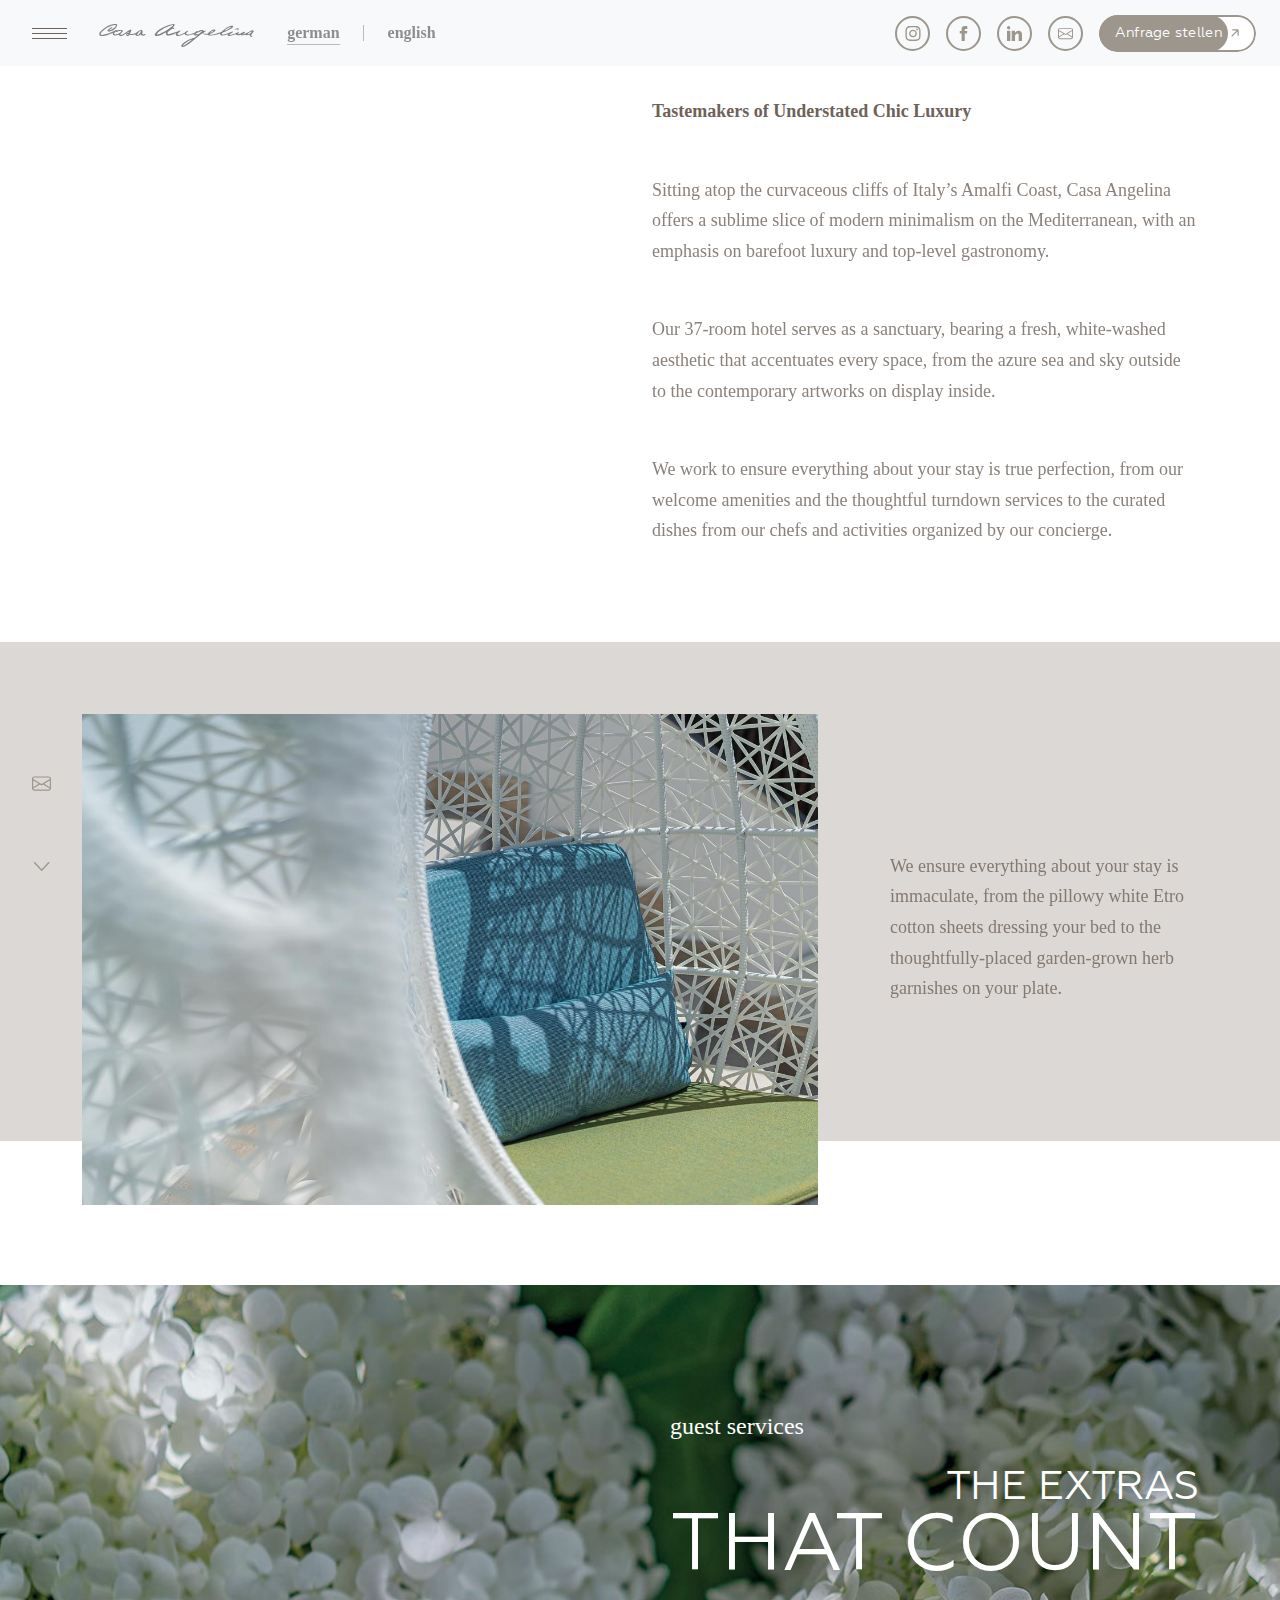
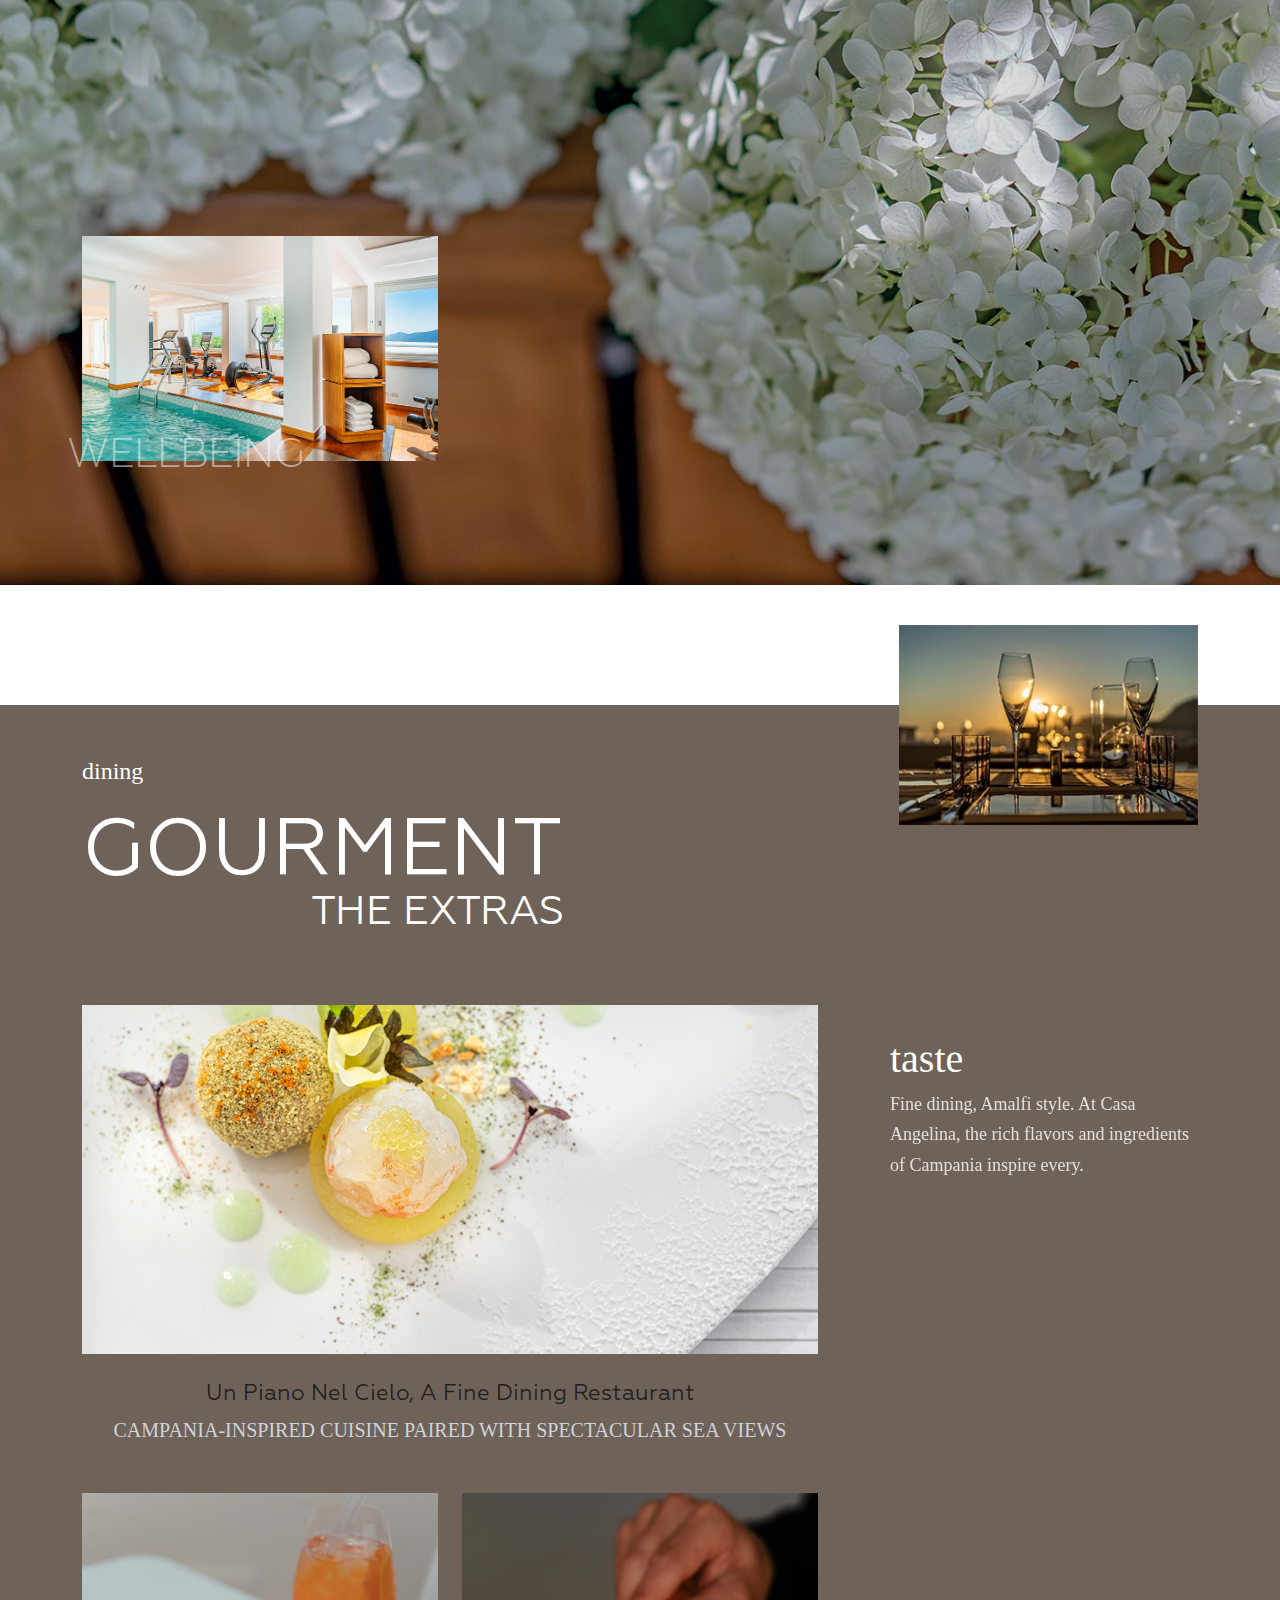
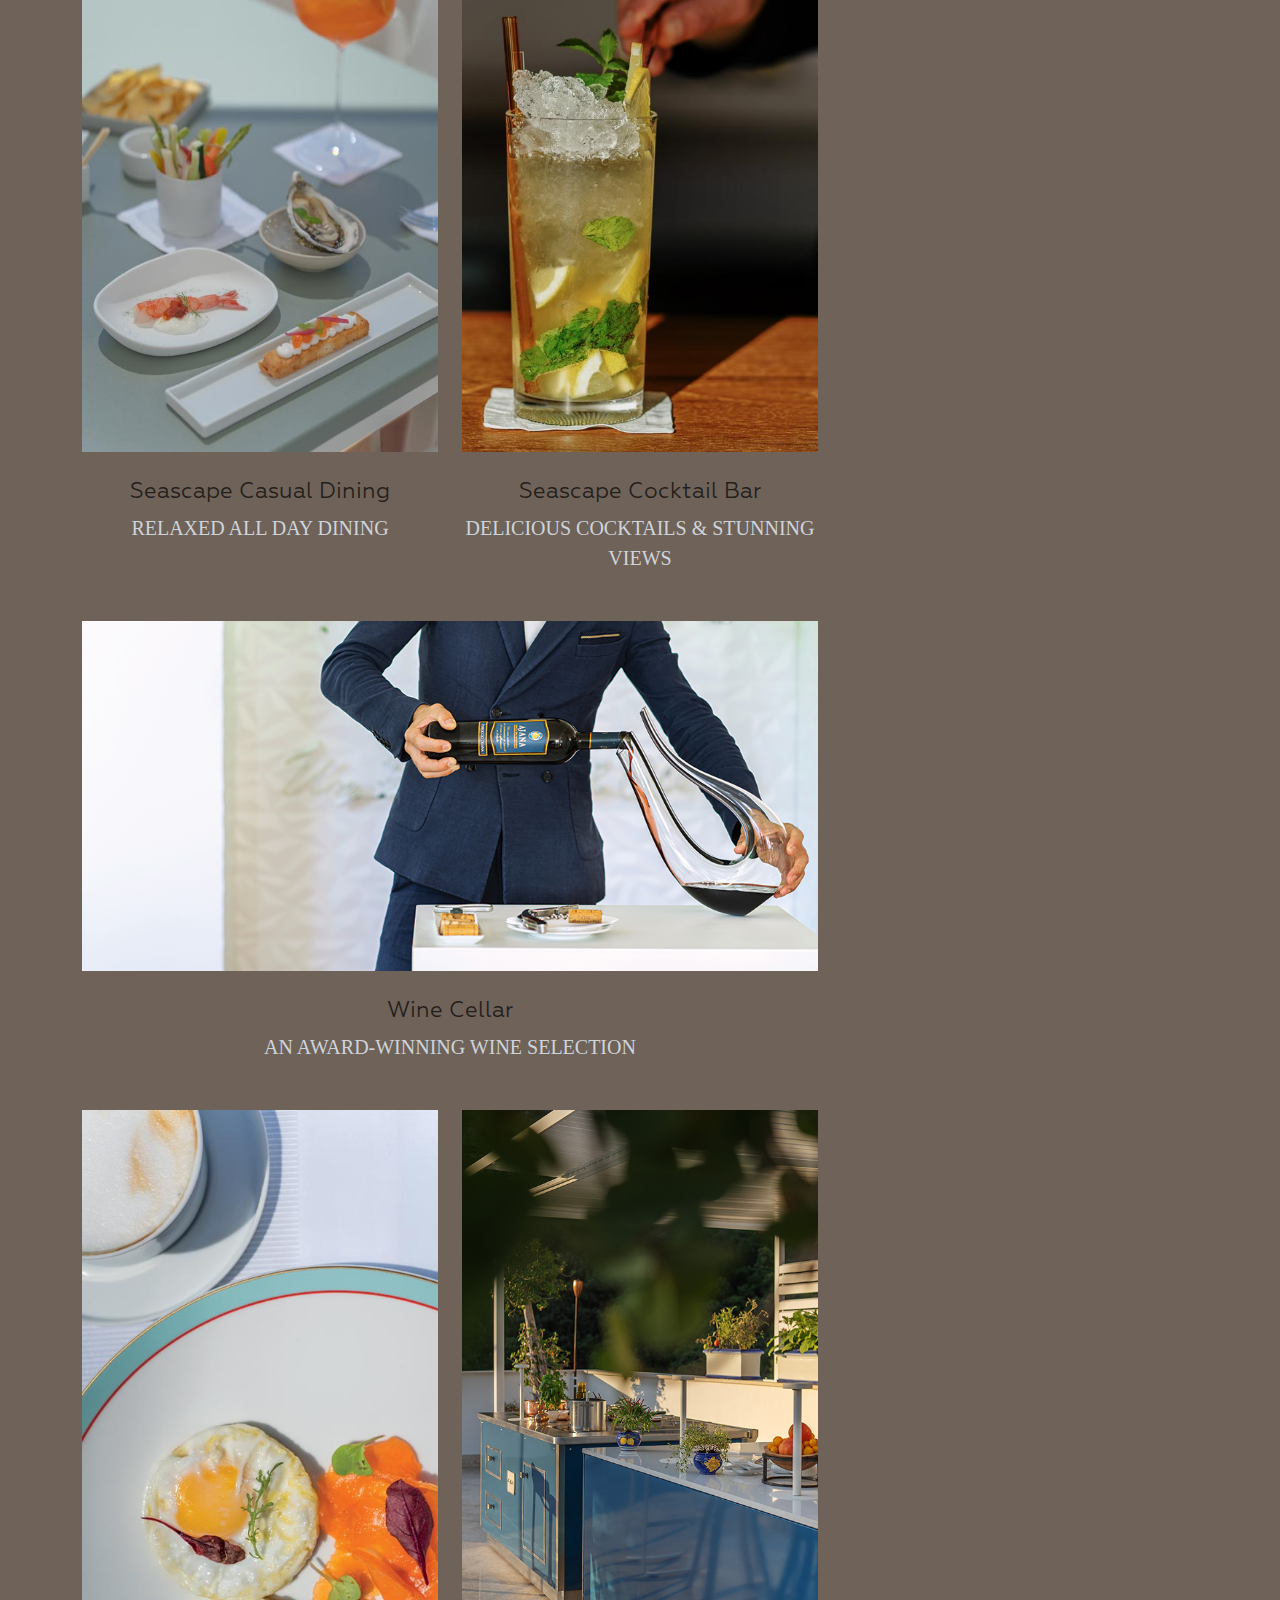
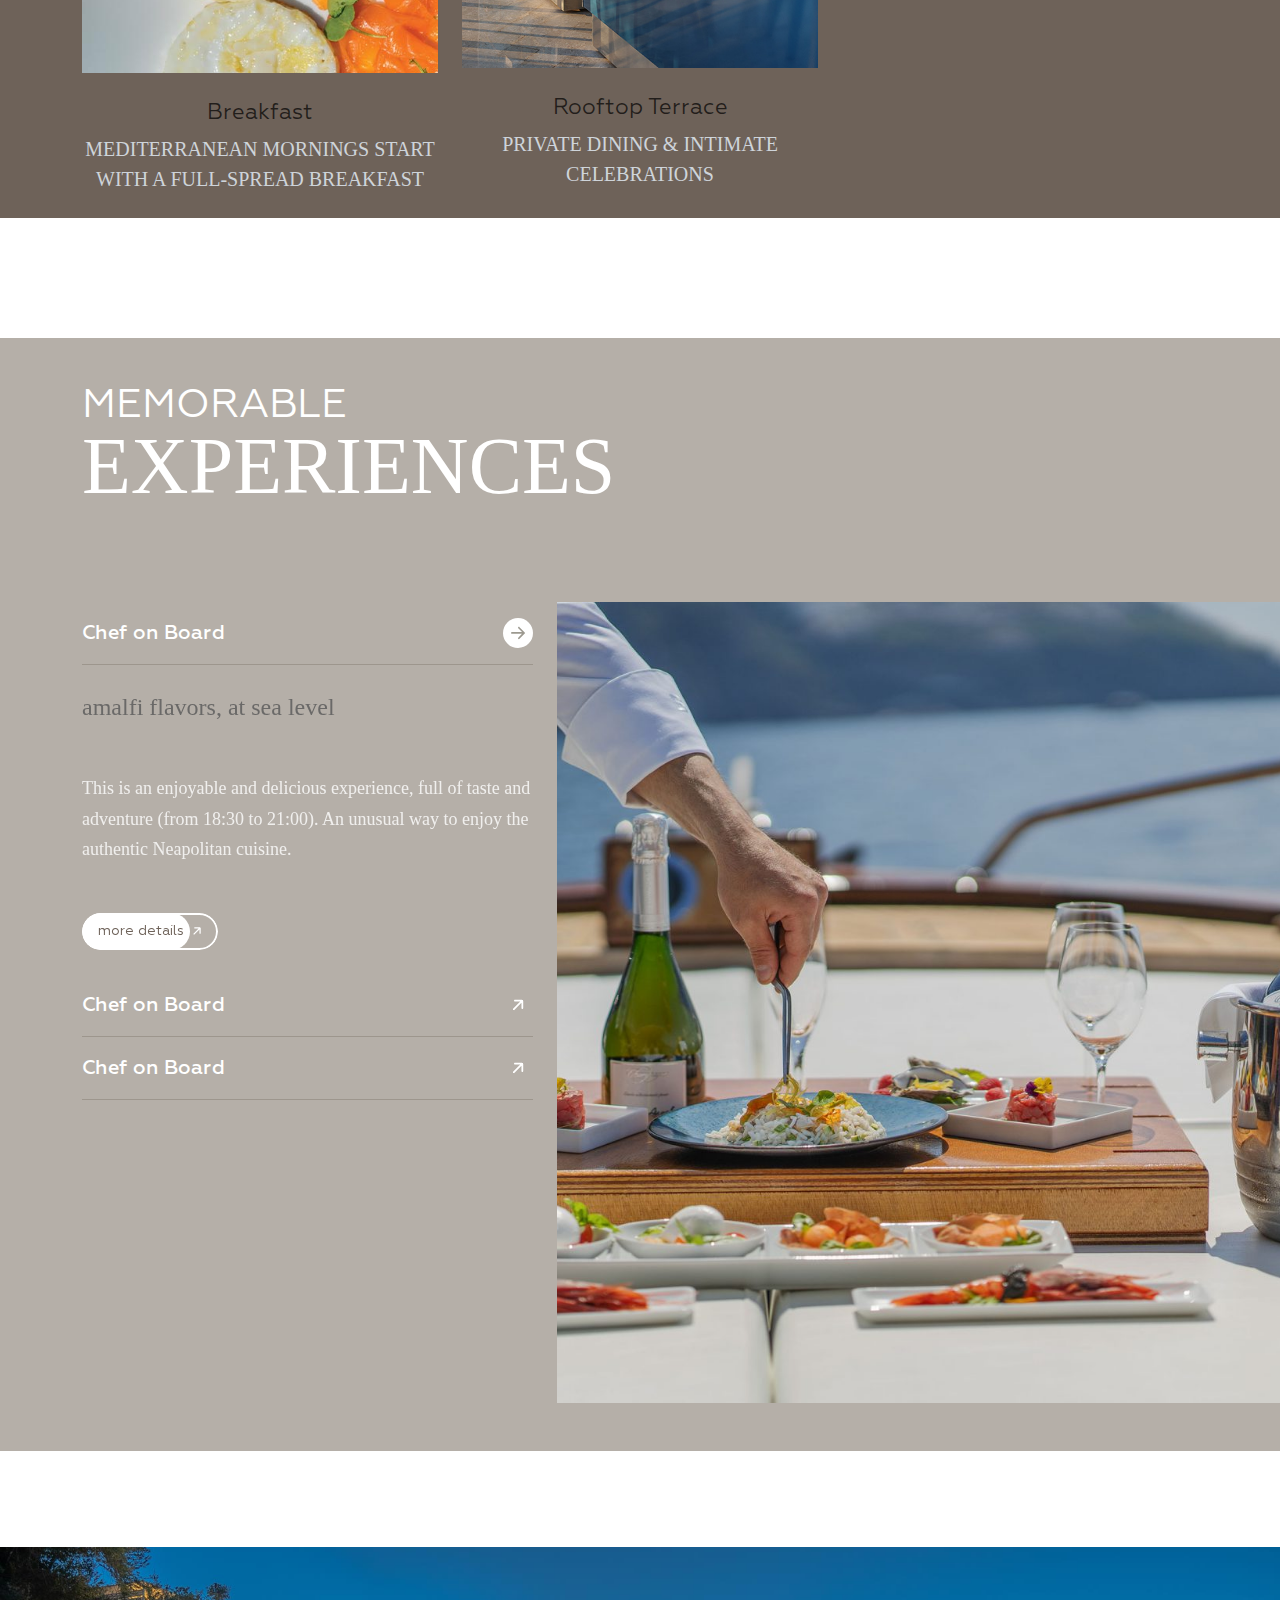
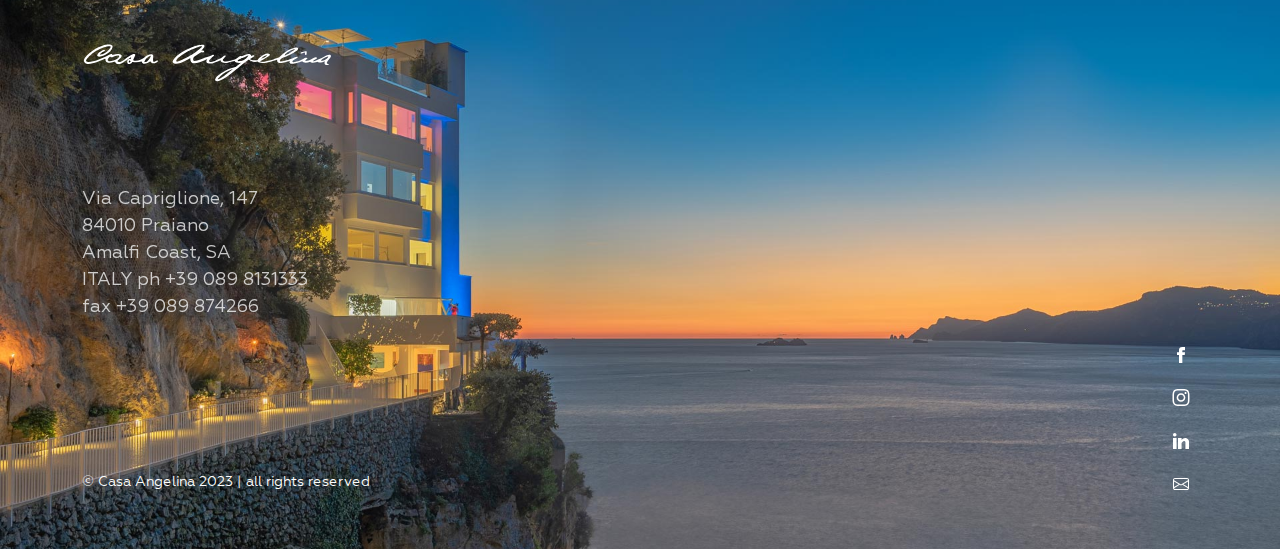
<file: index.html>
<!DOCTYPE html>
<html lang="en">
<head>
    <meta charset="UTF-8">
    <meta name="viewport" content="width=device-width, initial-scale=1.0">
    <title>Home Page</title>
    <!-- *Required meta tags* -->
    <meta name="title" content="Title here" />
    <meta name="discrption" content="Discrption here" />
    <meta name="keyword" content="Keyword here" />
    <!-- *Bootstrap Css* -->
    <link rel="stylesheet" href="assets/css/bootstrap.min.css">
    <!-- *Custom Css* -->
    <link rel="stylesheet" href="assets/css/style.min.css">
</head>
<body>

    <!-- * Navbar Start -->
    <nav class="navbar navbar-expand fixed-top bg-body-tertiary">
        <div class="container-fluid px-lg-4">
            <button class="shadow-none border-0 rounded-circle toggleBtn d-flex flex-column gap-1 overflow-hidden align-items-center justify-content-center" data-bs-toggle="offcanvas" data-bs-target="#staticBackdrop" aria-controls="staticBackdrop">
                <span></span>
                <span></span>
                <span></span>
            </button>
            <a class="navbar-brand mx-md-4 ms-2 d-flex pb-0" href="index.html"><img src="assets/img/logo.svg" class="h-100" alt=""></a>
            <div class="collapse navbar-collapse navtabs" id="navbarSupportedContent">
                <ul class="navbar-nav me-auto mb-2 mb-lg-0 d-md-flex d-none">
                    <li class="nav-item"><a class="nav-link pe-4 fw-semibold text-dark opacity-50 active" aria-current="page" href="javascript:;"><span class="d-inline-flex position-relative">german</span></a> </li>
                    <li class="nav-item"><a class="nav-link px-4 fw-semibold text-dark opacity-50" href="javascript:;"><span class="d-inline-flex position-relative">english</span></a></li>
                </ul>
                <ul class="list-unstyled d-lg-flex d-none align-items-center gap-3 socialGroup m-0">
                    <li><a href="javascript:;" class="text-decoration-none socialIcon d-inline-flex p-2 rounded-circle overflow-hidden"><img src="assets/img/insta.svg" alt=""></a></li>
                    <li><a href="javascript:;" class="text-decoration-none socialIcon d-inline-flex p-2 rounded-circle overflow-hidden"><img src="assets/img/facebook.svg" alt=""></a></li>
                    <li><a href="javascript:;" class="text-decoration-none socialIcon d-inline-flex p-2 rounded-circle overflow-hidden"><img src="assets/img/Linkedin.svg" alt=""></a></li>
                    <li><a href="javascript:;" class="text-decoration-none socialIcon d-inline-flex p-2 rounded-circle overflow-hidden"><img src="assets/img/mail.svg" alt=""></a></li>
                </ul>
                <a href="javascript:;" class="text-decoration-none bg-white ms-md-3 ms-auto d-sm-inline-flex d-none align-items-center gap-2 conceptBtn borderdBtn py-lg-2 py-1 px-3 rounded-pill">Anfrage stellen <span class="d-inline-flex"><img src="assets/img/arrow.svg" class="w-100" alt="arrow"></span></a>
                <a href="javascript:;" class="text-decoration-none bg-white ms-auto d-sm-none d-inline-flex align-items-center gap-2 conceptBtn borderdBtn py-lg-2 py-1 px-sm-3 px-2 rounded-pill">Anfrage <span class="d-inline-flex"><img src="assets/img/arrow.svg" class="w-100" alt="arrow"></span></a>
            </div>
        </div>
    </nav>
    <!-- * Navbar End -->




    <!-- * Tastemakers Start -->
    <div class="container-fluid py-5 mt-5 tastemakerssection">
        <div class="container innersection">
            <div class="row">
                <div class="col-lg-6 col-12 ms-auto">
                    <div class="sectionheading fw-semibold">Tastemakers of Understated Chic Luxury</div>
                    <div class="textcontent mt-xl-5 mt-4">Sitting atop the curvaceous cliffs of Italy’s Amalfi Coast, Casa Angelina offers a sublime slice of modern minimalism on the Mediterranean, with an emphasis on barefoot luxury and top-level gastronomy.</div>
                    <div class="textcontent my-xl-5 my-4">Our 37-room hotel serves as a sanctuary, bearing a fresh, white-washed aesthetic that accentuates every space, from the azure sea and sky outside to the contemporary artworks on display inside.</div>
                    <div class="textcontent">We work to ensure everything about your stay is true perfection, from our welcome amenities and the thoughtful turndown services to the curated dishes from our chefs and activities organized by our concierge.</div>
                </div>
            </div>
        </div>
    </div>
    <!-- * Tastemakers End -->

    <!-- * ethos Section start -->
    <div class="container-fluid ethosSection py-5 pb-lg-0 my-5 bg-theme1 bg-opacity-25">
        <div class="container-lg innersection pt-4">
            <div class="row align-items-center">
                <div class="col-xl-8 col-lg-6">
                    <div class="ethosImg "><img src="assets/img/ethosPic.jpg" class="w-100" alt=""></div>
                </div>
                <div class="col-xl-4 col-lg-6">
                    <div class="ps-lg-5 pe-lg-1 pe-3">
                        <div class="textcontent my-4">We ensure everything about your stay is immaculate, from the pillowy white Etro cotton sheets dressing your bed to the thoughtfully-placed garden-grown herb garnishes on your plate.</div>
                        <a href="javascript:;" class="text-decoration-none bg-white d-lg-none d-inline-flex align-items-center gap-2 conceptBtn py-lg-2 py-1 px-3 rounded-pill">concept <span class="d-inline-flex"><img src="assets/img/arrow.svg" class="w-100" alt="arrow"></span></a>
                    </div>
                </div>
            </div>
        </div>
    </div>
    <!-- * ethos Section End -->

    <!-- * that count section start -->
    <div class="thatcountFunction my-5 py-5 ">
        <div class="container-fluid innerfluid vh-100 mt-lg-5 py-5">
            <div class="container-lg h-100">
                <div class="row align-items-center h-100">
                    <div class="col-12">
                        <div class="row">
                            <div class="col-auto ms-auto  text-white">
                                <div class="servicesText fs-4 mb-4">guest services</div>
                                <div class="countHeading text-uppercase d-flex flex-column w-100 align-items-end"><span class="d-flex justify-content-end">the extras</span> that count </div>
                            </div>
                        </div>
                    </div>
                    <div class="col-12 mt-lg-5 pt-lg-5">
                        <div class="row align-items-center">
                            <div class="col-4">
                                <div class="card rounded-0 border-0 shadow-none position-relative serviceCard">
                                    <div class="cardImg"><img src="assets/img/countimg1.jpg" class="w-100 h-100" alt=""></div>
                                    <div class="title text-uppercase position-absolute"><span>Wellbeing</span></div>
                                </div>
                            </div>
                            <!-- <div class="col-4">
                                <div class="card rounded-0 border-0 shadow-none position-relative serviceCard vrcard">
                                    <div class="cardImg"><img src="assets/img/countimg1.jpg" class="w-100 h-100" alt=""></div>
                                    <div class="title text-uppercase position-absolute"><span>Wellbeing</span></div>
                                </div>
                            </div> -->
                        </div>
                    </div>
                </div>
            </div>
        </div>
    </div>
    <!-- * that count section End -->

    <!-- * Gourmet section start -->
    <div class="gourmentsection  my-5  py-md-4">
        <div class="container-fluid innerfluid bg-theme1">
            <div class="container-lg position-relative">
                <div class="row">
                    <div class="col-lg-auto col-12 text-white mb-lg-4 py-md-5 py-4 pt-lg-5 pt-0 order-lg-1 order-2">
                        <div class="servicesText fs-4 mb-4">dining</div>
                        <div class="countHeading text-uppercase d-flex flex-column-reverse  w-100 align-items-end"><span class="d-flex justify-content-end">the extras</span> gourment </div>
                    </div>
                    <div class="col d-flex justify-content-end order-lg-2 order-1"> <div class="rightsdePopuo positionabsolute"><span class="d-flex"><img src="assets/img/gourmetIntro.jpg" class="w-100 h-100" alt=""></span></div></div>
                </div>
                <div class="row bottomSide">
                    <div class="col-lg-8 order-lg-1 order-2">
                        <div class="row row-gap-4">
                            <div class="col-12 text-center">
                                <div class="testImg mb-4"><img src="assets/img/gourmetIntroSlide1.jpg" class="w-100"></div>
                                <div class="content mb-1">Un Piano Nel Cielo, A Fine Dining Restaurant</div>
                                <div class="subContent text-uppercase mb-4">Campania-inspired cuisine paired with spectacular sea views</div>
                            </div>
                            <div class="col-12 text-center">
                                <div class="row">
                                    <div class="col-6">
                                        <div class="testImg mb-4"><img src="assets/img/gourmetIntroSlide2.jpg" class="w-100"></div>
                                        <div class="content mb-1">Seascape Casual Dining</div>
                                        <div class="subContent text-uppercase mb-4">relaxed all day dining</div>
                                    </div>
                                    <div class="col-6">
                                        <div class="testImg mb-4"><img src="assets/img/gourmetIntroSlide3.jpg" class="w-100"></div>
                                        <div class="content mb-1">Seascape Cocktail Bar</div>
                                        <div class="subContent text-uppercase mb-4">delicious cocktails & stunning views</div>
                                    </div>
                                </div>
                            </div>
                            <div class="col-12 text-center">
                                <div class="testImg mb-4"><img src="assets/img/gourmetIntroSlide4.jpg" class="w-100"></div>
                                <div class="content mb-1">Wine Cellar</div>
                                <div class="subContent text-uppercase mb-4">an award-winning wine selection </div>
                            </div>
                            <div class="col-12 text-center">
                                <div class="row">
                                    <div class="col-6">
                                        <div class="testImg mb-4"><img src="assets/img/gourmetIntroSlide5.jpg" class="w-100"></div>
                                        <div class="content mb-1">Breakfast</div>
                                        <div class="subContent text-uppercase mb-4">mediterranean mornings start with a full-spread breakfast</div>
                                    </div>
                                    <div class="col-6">
                                        <div class="testImg mb-4"><img src="assets/img/gourmetIntroSlide6.jpg" class="w-100"></div>
                                        <div class="content mb-1">Rooftop Terrace</div>
                                        <div class="subContent text-uppercase mb-4">private dining & intimate celebrations</div>
                                    </div>
                                </div>
                            </div>
                        </div>
                    </div>
                    <div class="col-lg-4 order-lg-2 order-1">
                        <div class="ps-lg-5 my-4 mt-lg-4 mt-0">
                            <div class="contentHeading fs-1 text-white">taste</div>
                            <div class="textcontent text-white">Fine dining, Amalfi style. At Casa Angelina, the rich flavors and ingredients of Campania inspire every.</div>
                            <!-- <a href="javascript:;" class="text-decoration-none bg-white d-lg-none d-inline-flex align-items-center gap-2 conceptBtn py-lg-2 py-1 px-3 rounded-pill">concept <span class="d-inline-flex"><img src="assets/img/arrow.svg" class="w-100" alt="arrow"></span></a> -->
                        </div>
                    </div>
                </div>
        </div>
        </div>
    </div>
    <!-- * Gourmet section End -->


    <!-- * Memorable Section Start -->
    <div class="memorableSection  my-5 py-5 overflow-hidden">
        <div class="container-fluid innerfluid py-5">
            <div class="container-lg">
                <div class="row">
                    <div class="col-lg-auto col-12 text-white">
                        <!-- <div class="servicesText fs-4 mb-4">dining</div> -->
                        <div class="countHeading experiences text-uppercase d-flex flex-column  w-100 align-itemsend"><span class="d-flex justify-contentend">memorable</span> experiences </div>
                    </div>
                    <div class="col-12 mt-5 pt-lg-5">
                        <div class="row contentSide">
                            <div class="col-lg-5 order-lg-1 order-2">
                                <div class="accordions h-100">
                                    <div class="accordionItem active">
                                        <a href="javascript:;" class="text-decoration-none accordionButton fw-medium text-white py-3 d-flex align-items-center justify-content-between">Chef on Board <span class="d-inline-flex rounded-circle p-2"><img src="assets/img/arrow.svg" class="w-100" alt="arrow"></span></a>
                                        <div class="accordionbody py-4">
                                            <div class="accordionTitle text-dark opacity-50 fs-4">amalfi flavors, at sea level</div>
                                            <div class="textcontent text-white my-lg-5 my-4">This is an enjoyable and delicious experience, full of taste and adventure (from 18:30 to 21:00). An unusual way to enjoy the authentic Neapolitan cuisine.</div>
                                            <div class="morebutton"><a href="javascript:;" class="text-decoration-none  d-inline-flex dnone align-items-center gap-2 conceptBtn borderdBtn borderwhiteBtn py-lg-2 py-1 px-3 rounded-pill">more details <span class="d-inline-flex"><img src="assets/img/arrow.svg" class="w-100" alt="arrow"></span></a></div>
                                        </div>
                                    </div>
                                    <div class="accordionItem">
                                        <a href="javascript:;" class="text-decoration-none accordionButton fw-medium text-white py-3 d-flex align-items-center justify-content-between">Chef on Board <span class="d-inline-flex rounded-circle p-2"><img src="assets/img/arrow.svg" class="w-100" alt="arrow"></span></a>
                                    </div>
                                    <div class="accordionItem">
                                        <a href="javascript:;" class="text-decoration-none accordionButton fw-medium text-white py-3 d-flex align-items-center justify-content-between">Chef on Board <span class="d-inline-flex rounded-circle p-2"><img src="assets/img/arrow.svg" class="w-100" alt="arrow"></span></a>
                                    </div>
                                </div>
                            </div>
                            <div class="col-lg-7 order-lg-2  order-1">
                                <div class="accordionsImg h-100"><img src="assets/img/accordionImg.jpg" class="w-100 h-100" alt=""></div>
                            </div>
                        </div>
                    </div>
                </div>
            </div>
        </div>
    </div>
    <!-- * Memorable Section End -->



    <!-- * Footer Start -->
    <footer class="footer mt-5">
        <div class="container-fluid innerfluid py-5 ">
            <div class="container">
                <div class="row">
                    <div class="col-12 mb-5 py-5"><a href="javascript:;" class="logo d-inline-flex"><img src="assets/img/logo.svg"  class="h-100" alt="logo"></a></div>
                    <div class="col-12">
                        <address class="text-white address">
                            <span class="opacity-75">Via Capriglione, 147</span> <br>
                            <span class="opacity-75">84010 Praiano</span> <br>
                            <span class="opacity-75">Amalfi Coast, SA</span> <br>
                            <span class="opacity-75">ITALY</span>
                            <a href="tel: +390898131333" class="text-decoration-none text-white opacity-75">ph +39 089 8131333</a> <br>
                            <a href="tel: +39089874266" class="text-decoration-none text-white opacity-75">fax +39 089 874266</a>
                        </address>
                    </div>
                    <div class="col-12">
                        <div class="row align-items-end row-gap-4 mt-md-0 mt-4">
                            <div class="col order-md-1 order-2 text-md-start text-center text-white"><div class="copyright pb-md-2">© Casa Angelina 2023 | all rights reserved</div></div>
                            <div class="col-md-auto col-12 order-md-2 order-1">
                                <ul class="list-unstyled d-flex flex-md-column align-items-center justify-content-center gap-2 footericon socialGroup m-0">
                                    <li><a href="javascript:;" class="text-decoration-none socialIcon d-inline-flex align-items-center justify-content-center border-0 p-1 rounded-circle overflow-hidden"><img src="assets/img/facebook.svg" alt=""></a></li>
                                    <li><a href="javascript:;" class="text-decoration-none socialIcon d-inline-flex align-items-center justify-content-center border-0 p-1 rounded-circle overflow-hidden"><img src="assets/img/insta.svg" alt=""></a></li>
                                    <li><a href="javascript:;" class="text-decoration-none socialIcon d-inline-flex align-items-center justify-content-center border-0 p-1 rounded-circle overflow-hidden"><img src="assets/img/Linkedin.svg" alt=""></a></li>
                                    <li><a href="javascript:;" class="text-decoration-none socialIcon d-inline-flex align-items-center justify-content-center border-0 p-1 rounded-circle overflow-hidden"><img src="assets/img/mail.svg" alt=""></a></li>
                                </ul>
                            </div>
                        </div>
                    </div>
                </div>
            </div>
        </div>
    </footer>
    <!-- * Footer End -->









    <!-- ! Nav Toggle Offcanvas start -->
    <!-- <button class="btn btn-primary" type="button" data-bs-toggle="offcanvas" data-bs-target="#staticBackdrop" aria-controls="staticBackdrop">
        Toggle static offcanvas
        </button> -->
        
    <div class="offcanvas menuoffcanvas offcanvas-start bg-transparent border-0" data-bs-backdrop="static" tabindex="-1" id="staticBackdrop" aria-labelledby="staticBackdropLabel">
        <div class="rounded-3 m-3 innerbodyPart h-100 overflow-hidden">
            <div class="row flex-column flex-nowrap  h-100">
                <div class="col-12">
                    <div class="offcanvas-header">
                        <h5 class="offcanvas-title d-flex" id="staticBackdropLabel"><span class="logo d-inline-flex"><img src="assets/img/logo.svg" class="h-100" alt="logo"></span></h5>
                        <button type="button" class="closeBtn rounded-circle shadow-none bg-transparent d-inline-flex align-items-center justify-content-center p-2" data-bs-dismiss="offcanvas" aria-label="Close"><img src="assets/img/close.svg" class="w-100" alt="close"></button>
                    </div>
                </div>
                <div class="col-12 h-100 flex-fill overflow-y-auto">
                    <div class="offcanvas-body menubody ">
                        <div class="row row-gap-2">
                            <div class="col-12"><div class="tabheading text-white">Hotel at a Glance</div></div>
                            <div class="col-12">
                                <ul class="list-unstyled navs d-flex flex-column gap-2">
                                    <li class="items"><a href="services.html" class="text-decoration-none itemlink rounded-pill px-3 position-relative d-flex align-items-center justify-content-between">concept <span class="d-inline-flex position-relative pe-1"><img src="assets/img/arrow-right.svg" class="h-100" alt=""></span></a></li>
                                    <li class="items"><a href="javascript:;" class="text-decoration-none itemlink rounded-pill px-3 position-relative d-flex align-items-center justify-content-between">concept <span class="d-inline-flex position-relative pe-1"><img src="assets/img/arrow-right.svg" class="h-100" alt=""></span></a></li>
                                    <li class="items"><a href="javascript:;" class="text-decoration-none itemlink rounded-pill px-3 position-relative d-flex align-items-center justify-content-between">concept <span class="d-inline-flex position-relative pe-1"><img src="assets/img/arrow-right.svg" class="h-100" alt=""></span></a></li>
                                    <li class="items"><a href="javascript:;" class="text-decoration-none itemlink rounded-pill px-3 position-relative d-flex align-items-center justify-content-between">concept <span class="d-inline-flex position-relative pe-1"><img src="assets/img/arrow-right.svg" class="h-100" alt=""></span></a></li>
                                    <li class="items"><a href="javascript:;" class="text-decoration-none itemlink rounded-pill px-3 position-relative d-flex align-items-center justify-content-between">concept <span class="d-inline-flex position-relative pe-1"><img src="assets/img/arrow-right.svg" class="h-100" alt=""></span></a></li>
                                </ul>
                            </div>
                            <div class="col-12"><div class="tabheading text-white">Hotel at a Glance</div></div>
                            <div class="col-12">
                                <ul class="list-unstyled navs d-flex flex-column gap-2">
                                    <li class="items"><a href="javascript:;" class="text-decoration-none itemlink rounded-pill px-3 position-relative d-flex align-items-center justify-content-between">concept <span class="d-inline-flex position-relative pe-1"><img src="assets/img/arrow-right.svg" class="h-100" alt=""></span></a></li>
                                    <li class="items"><a href="javascript:;" class="text-decoration-none itemlink rounded-pill px-3 position-relative d-flex align-items-center justify-content-between">concept <span class="d-inline-flex position-relative pe-1"><img src="assets/img/arrow-right.svg" class="h-100" alt=""></span></a></li>
                                    <li class="items"><a href="javascript:;" class="text-decoration-none itemlink rounded-pill px-3 position-relative d-flex align-items-center justify-content-between">concept <span class="d-inline-flex position-relative pe-1"><img src="assets/img/arrow-right.svg" class="h-100" alt=""></span></a></li>
                                    <li class="items"><a href="javascript:;" class="text-decoration-none itemlink rounded-pill px-3 position-relative d-flex align-items-center justify-content-between">concept <span class="d-inline-flex position-relative pe-1"><img src="assets/img/arrow-right.svg" class="h-100" alt=""></span></a></li>
                                    <li class="items"><a href="javascript:;" class="text-decoration-none itemlink rounded-pill px-3 position-relative d-flex align-items-center justify-content-between">concept <span class="d-inline-flex position-relative pe-1"><img src="assets/img/arrow-right.svg" class="h-100" alt=""></span></a></li>
                                </ul>
                            </div>
                            <div class="col-12"><a href="javascript:;" class="text-decoration-none bg-white ms-md-3 ms-auto d-inline-flex align-items-center gap-2 conceptBtn borderdBtn py-lg-2 py-1 px-3 rounded-pill">Anfrage stellen <span class="d-inline-flex"><img src="assets/img/arrow.svg" class="w-100" alt="arrow"></span></a></div>
                        </div>
                    </div>
                </div>
            </div>
        </div>
    </div>
    <!-- ! Nav Toggle Offcanvas End -->

    <div class="sideIcon position-fixed start-0 bottom-0 px-4">
        <ul class="list-unstyled d-flex flex-column gap-5">
            <li><a href="javascript:;" class="text-decoration-none text-white links"><span class="d-inline-flex p-2 rounded-circle overflow-hidden"><img src="assets/img/mail.svg" alt="" class="w-100"></span></a></li>
            <li><a href="javascript:;" class="text-decoration-none text-white links"><span class="d-inline-flex p-2 rounded-circle overflow-hidden"><img src="assets/img/down-arrow.svg" alt="" class="w-100"></span></a></li>
        </ul>
    </div>
    
    <!-- *Bootstrap Js* -->
    <script src="assets/libs/bootstrap/js/bootstrap.bundle.min.js"></script>
    <!-- *Custom Js* -->
    <script src="assets/js/main.js"></script>
</body>
</html>
</file>
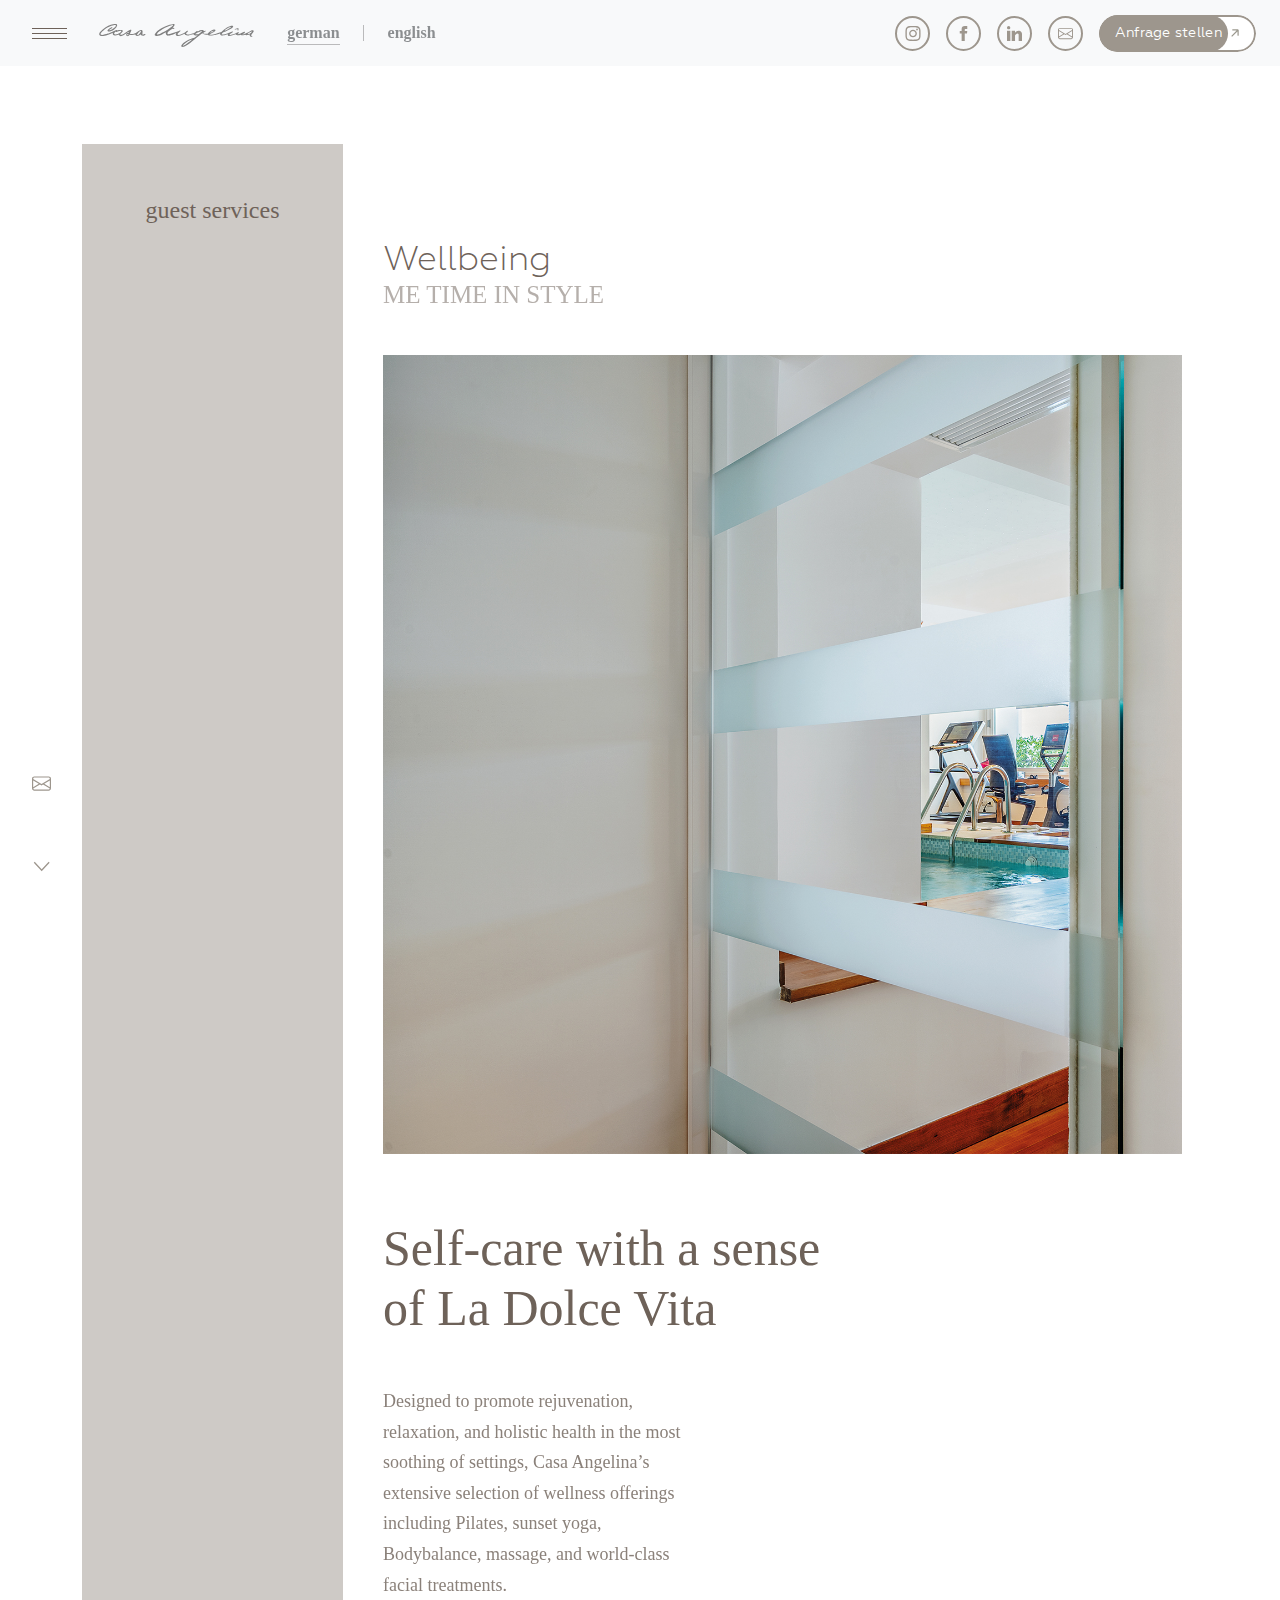
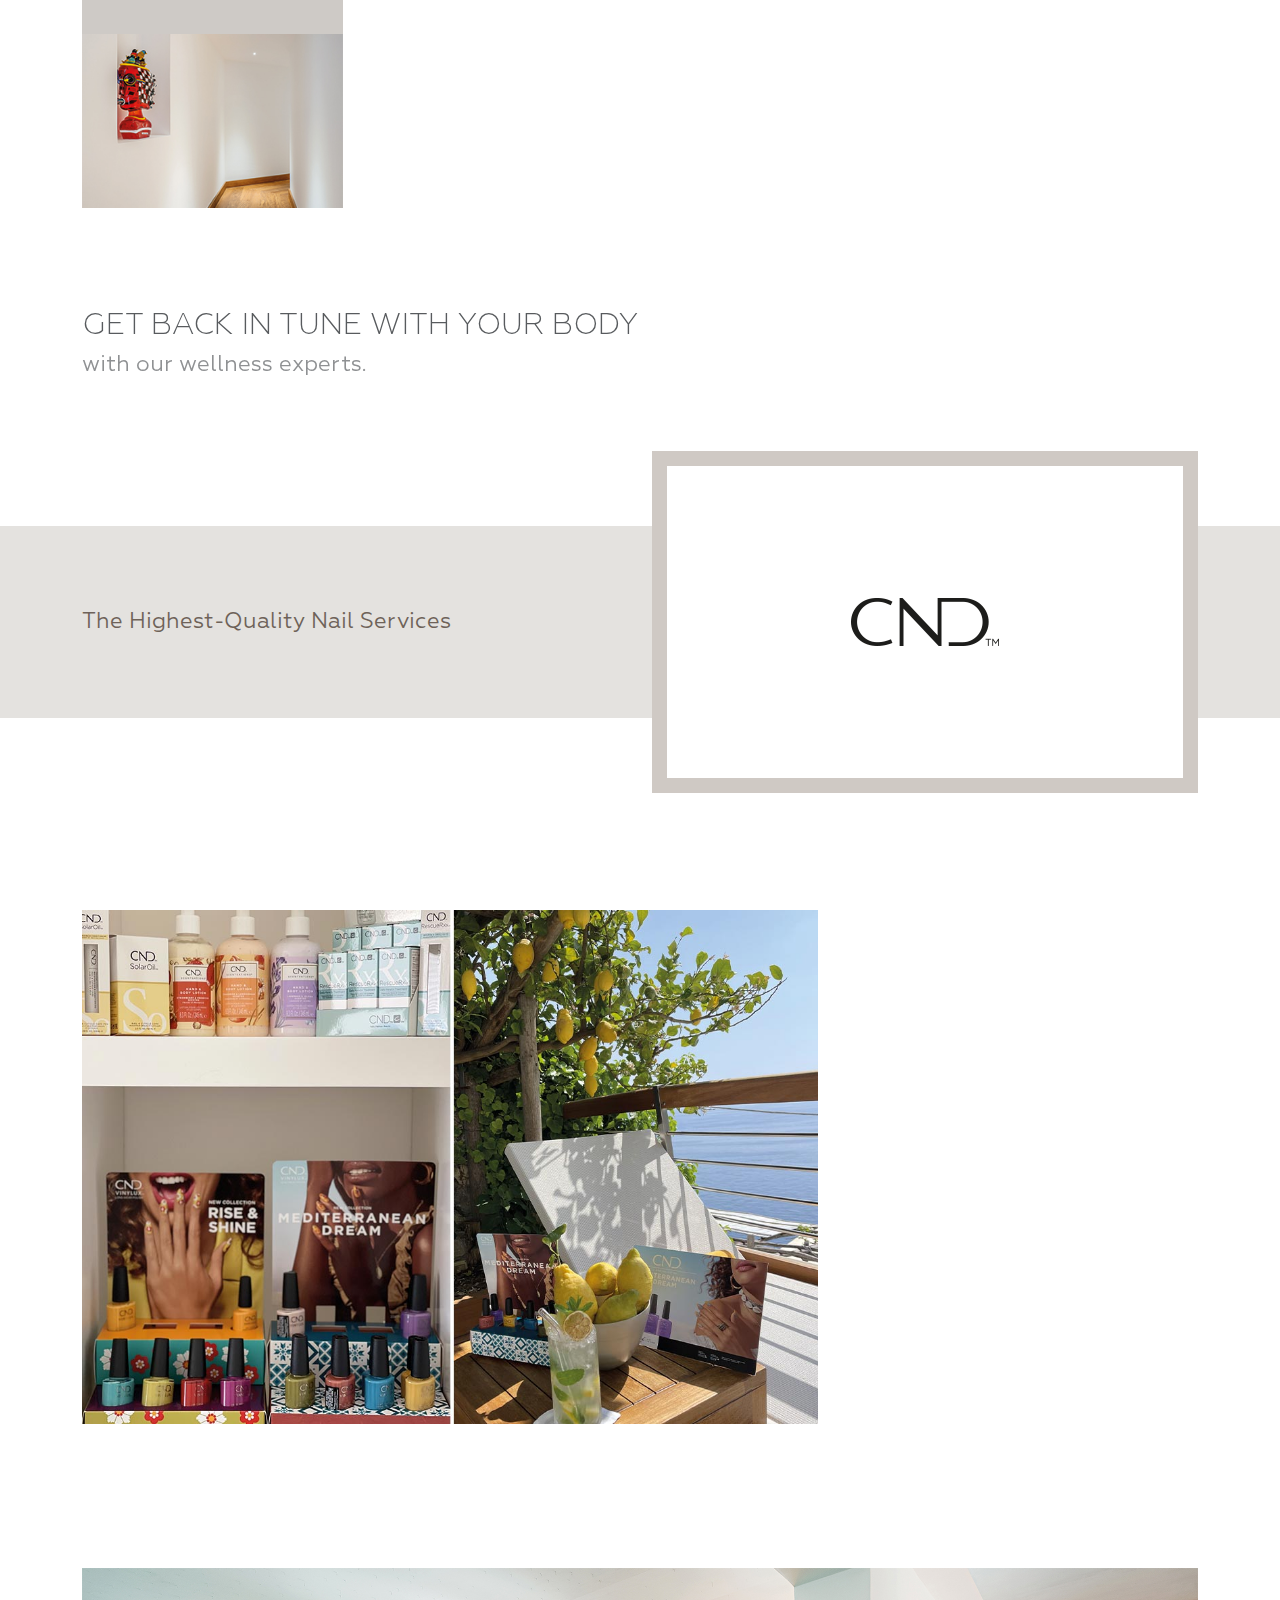
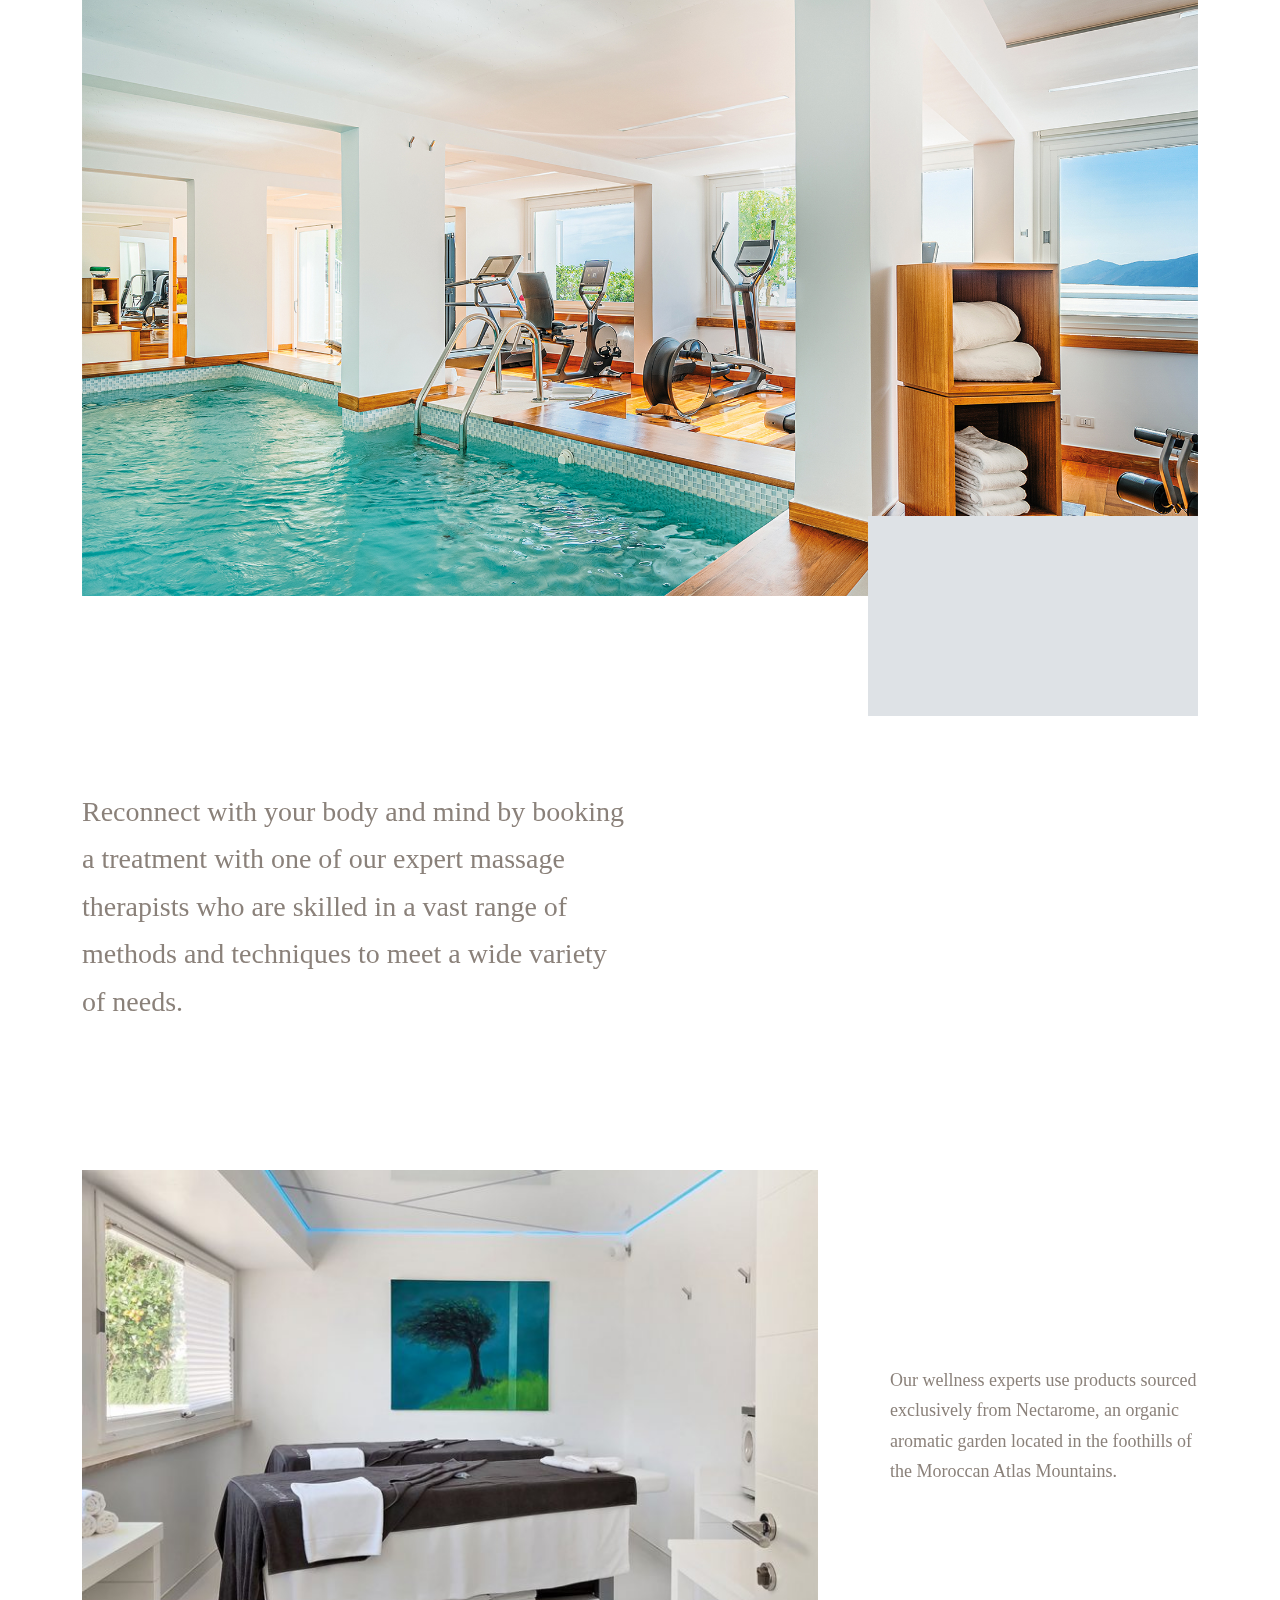
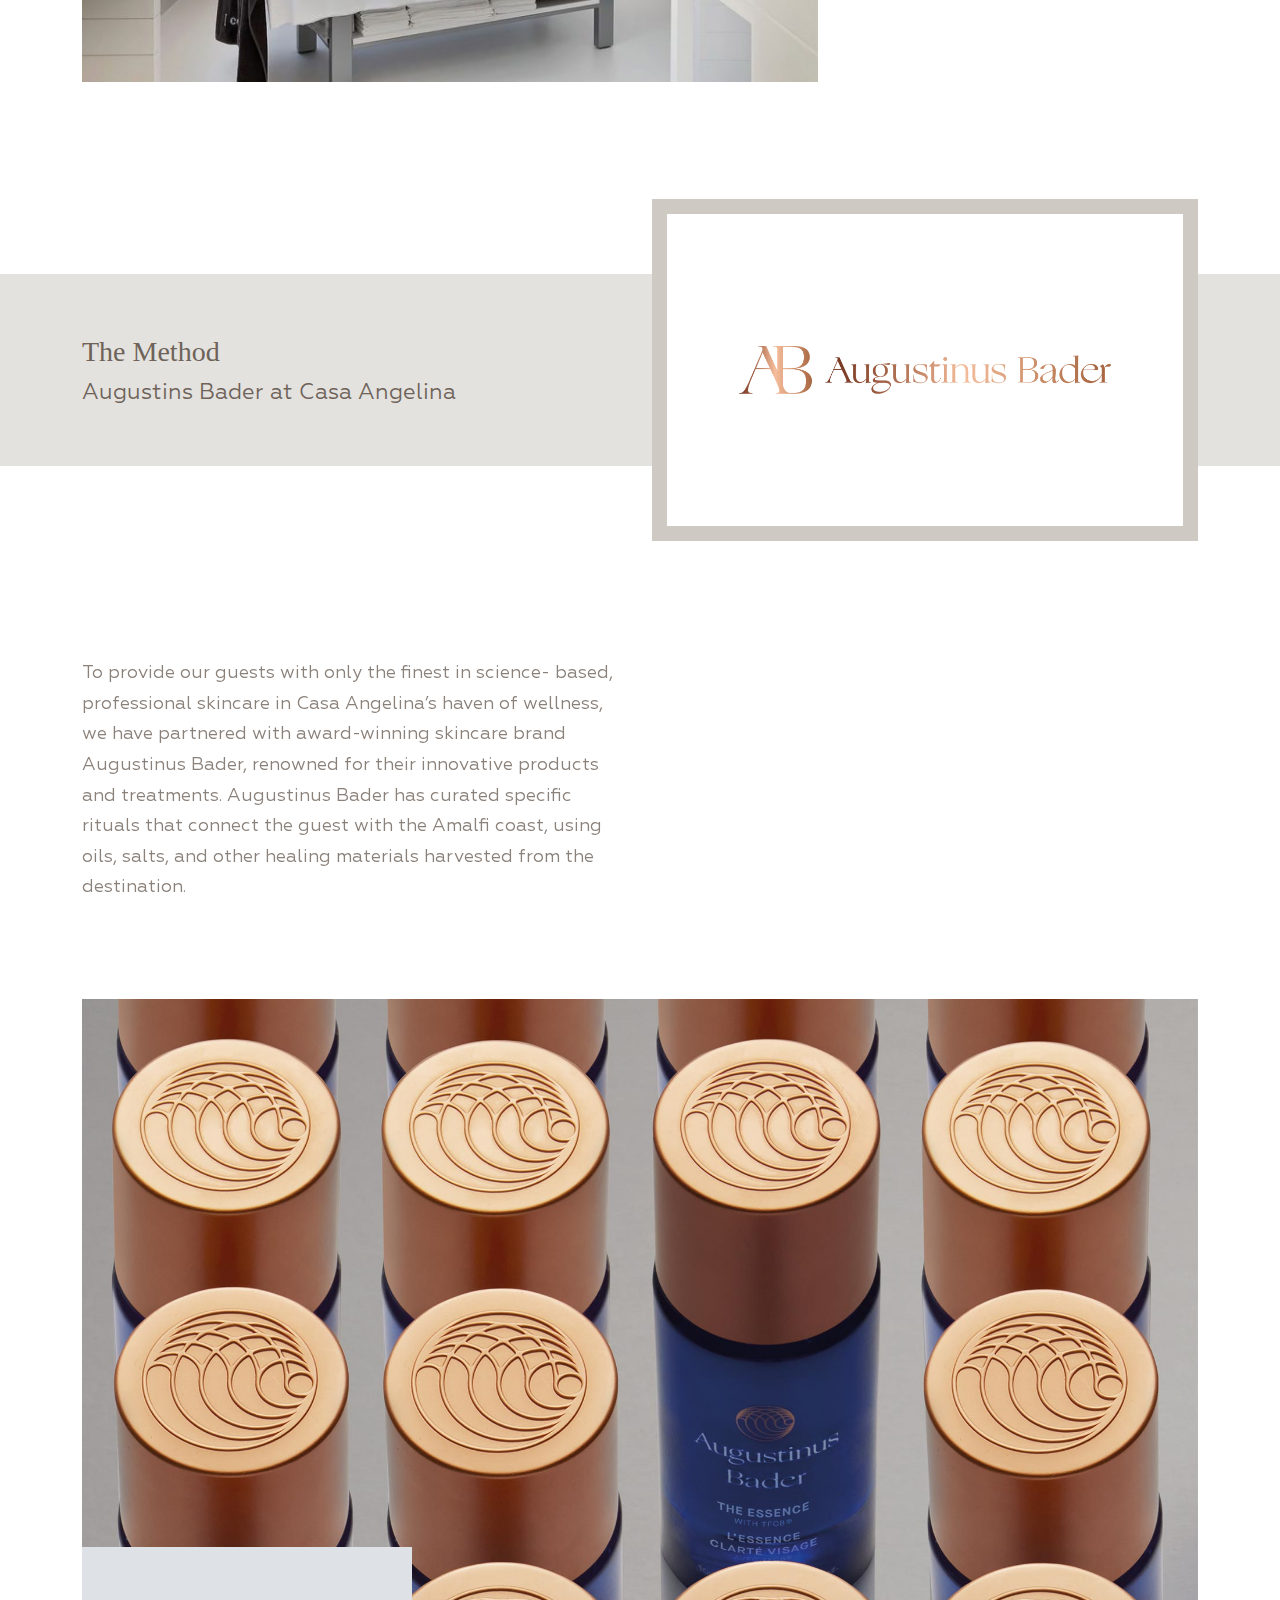
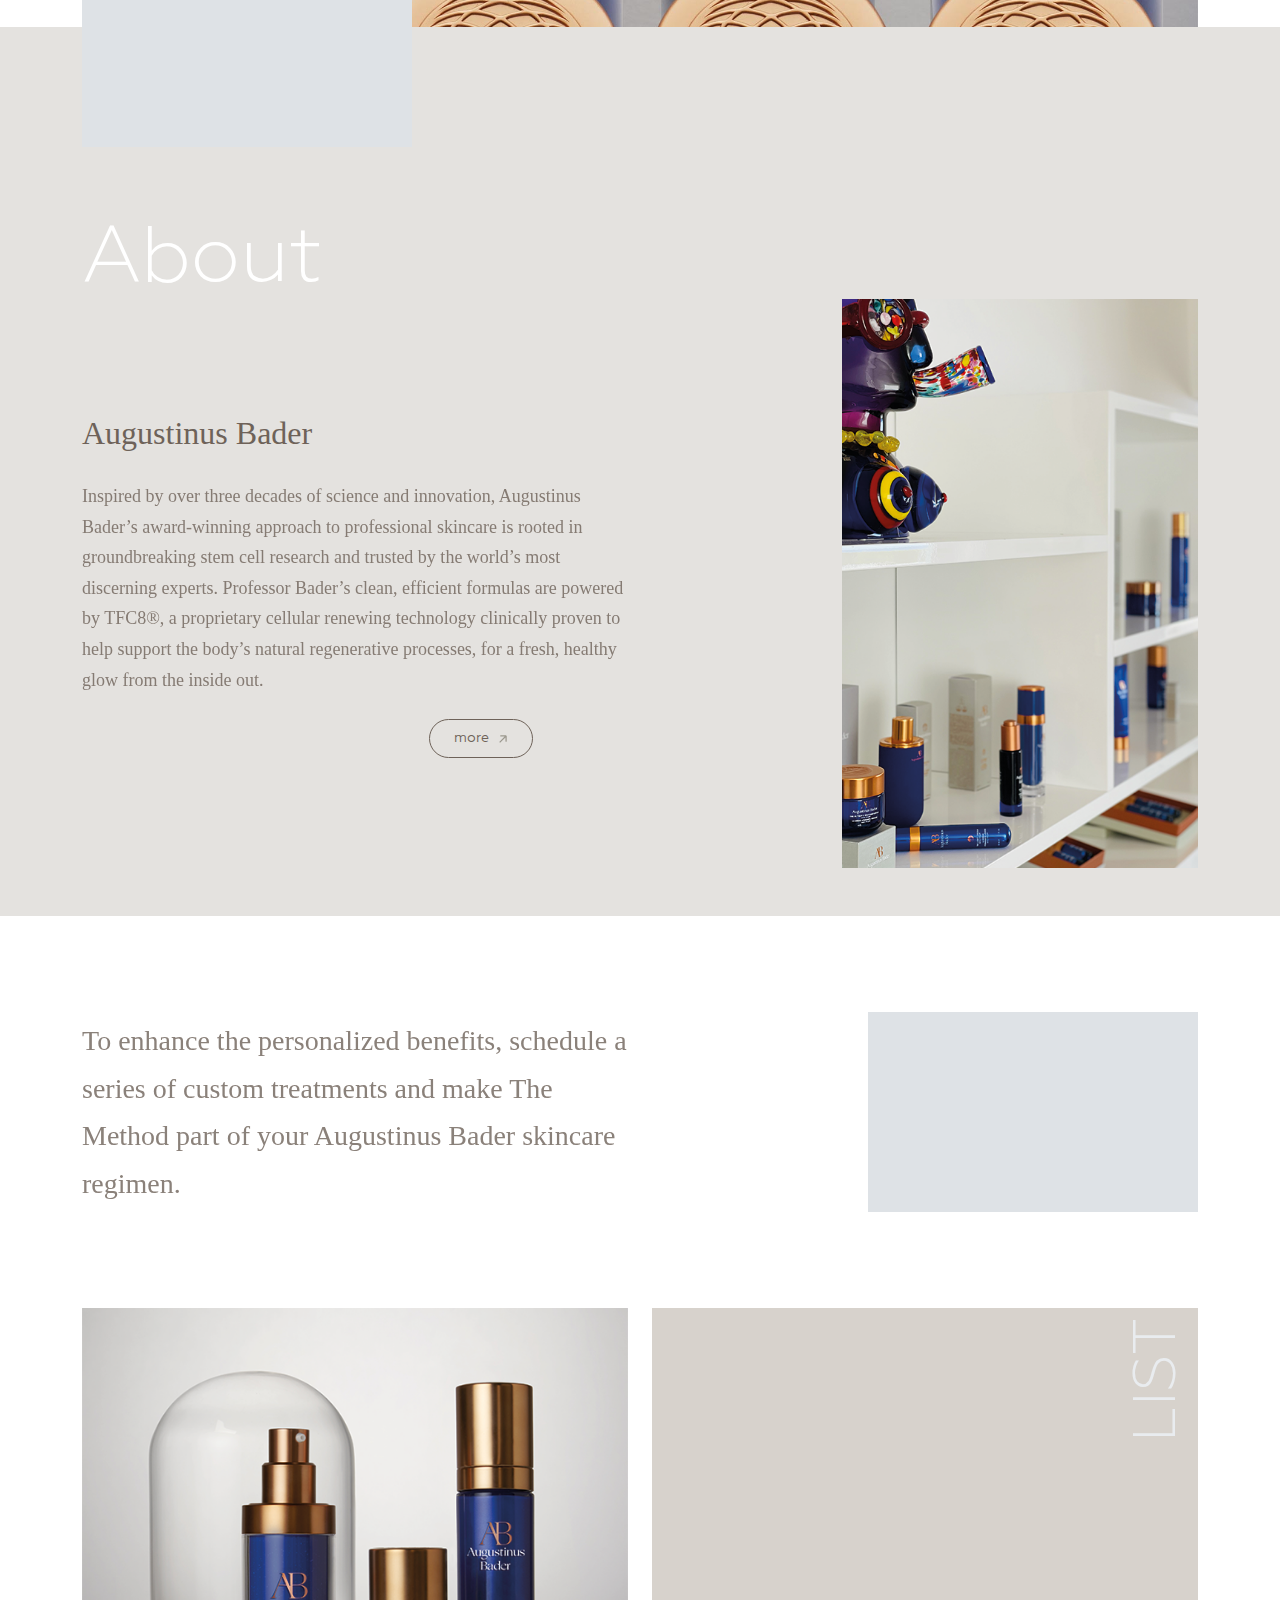
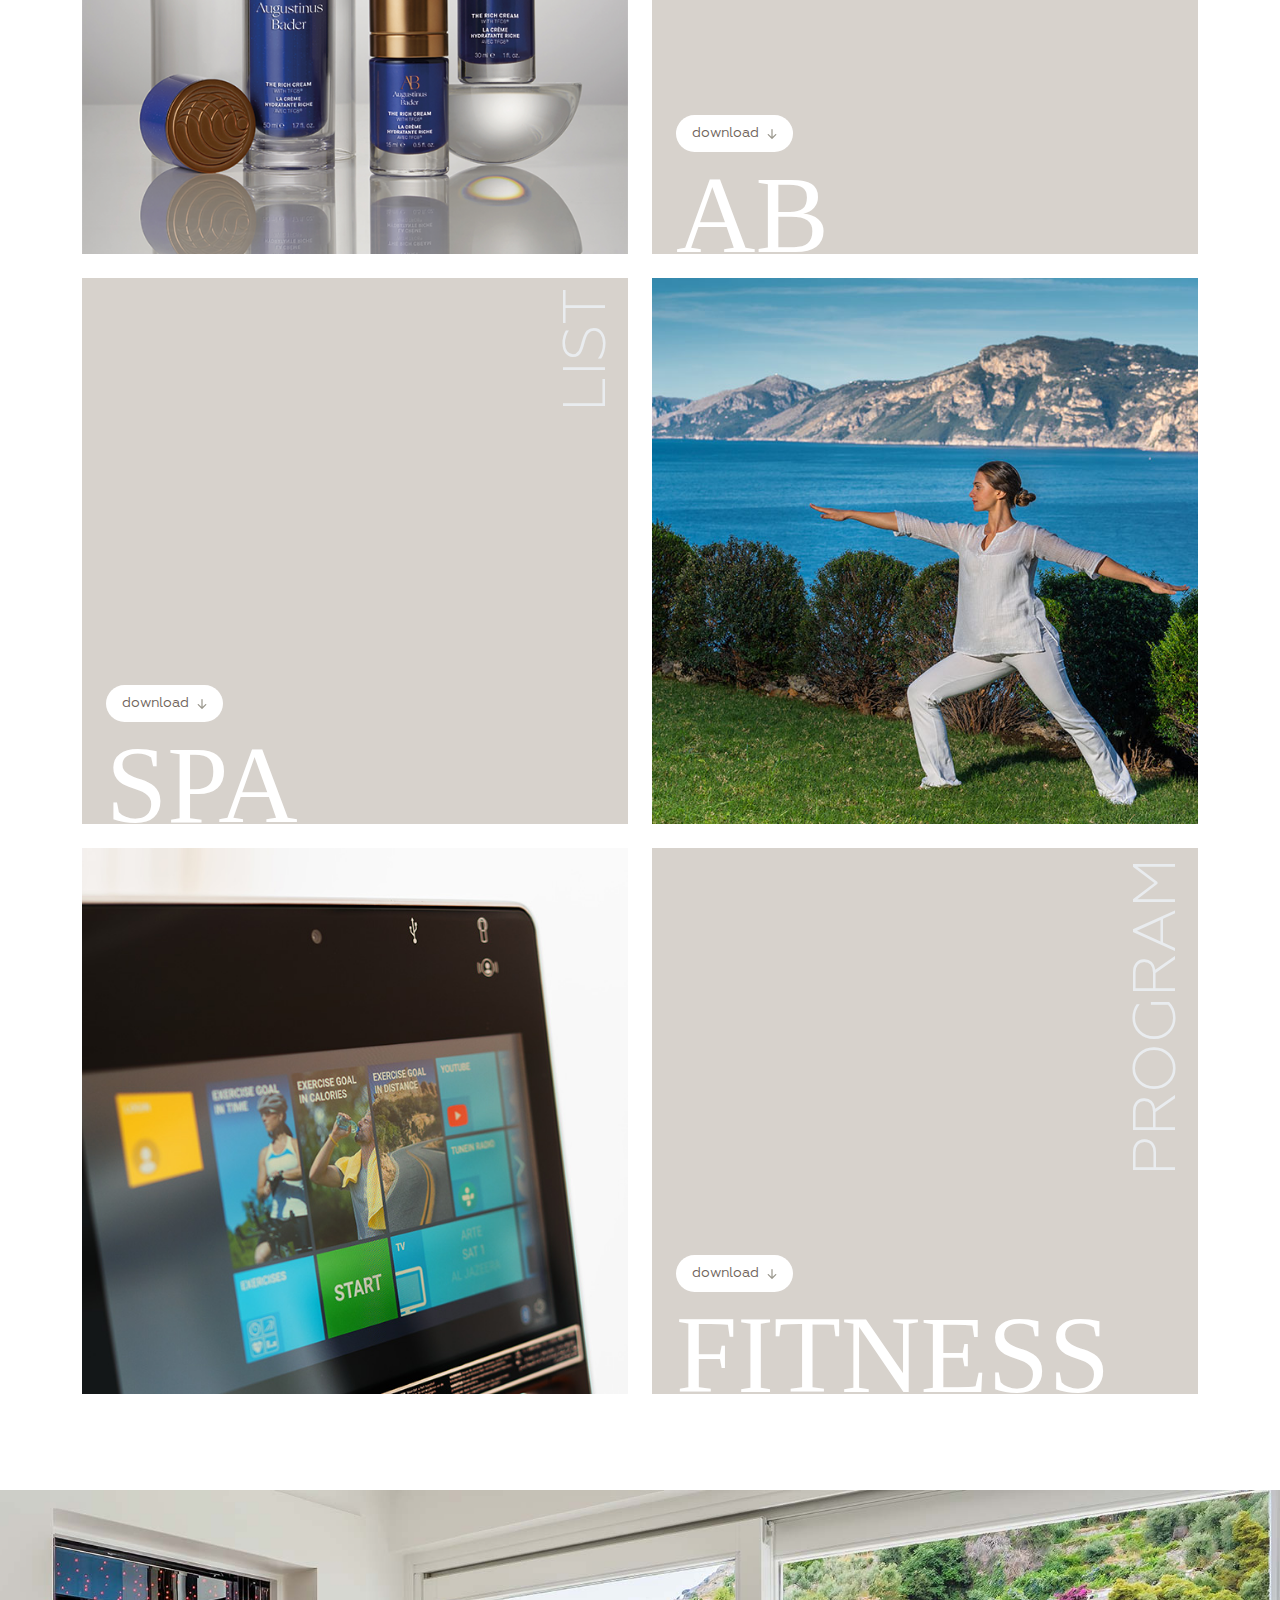
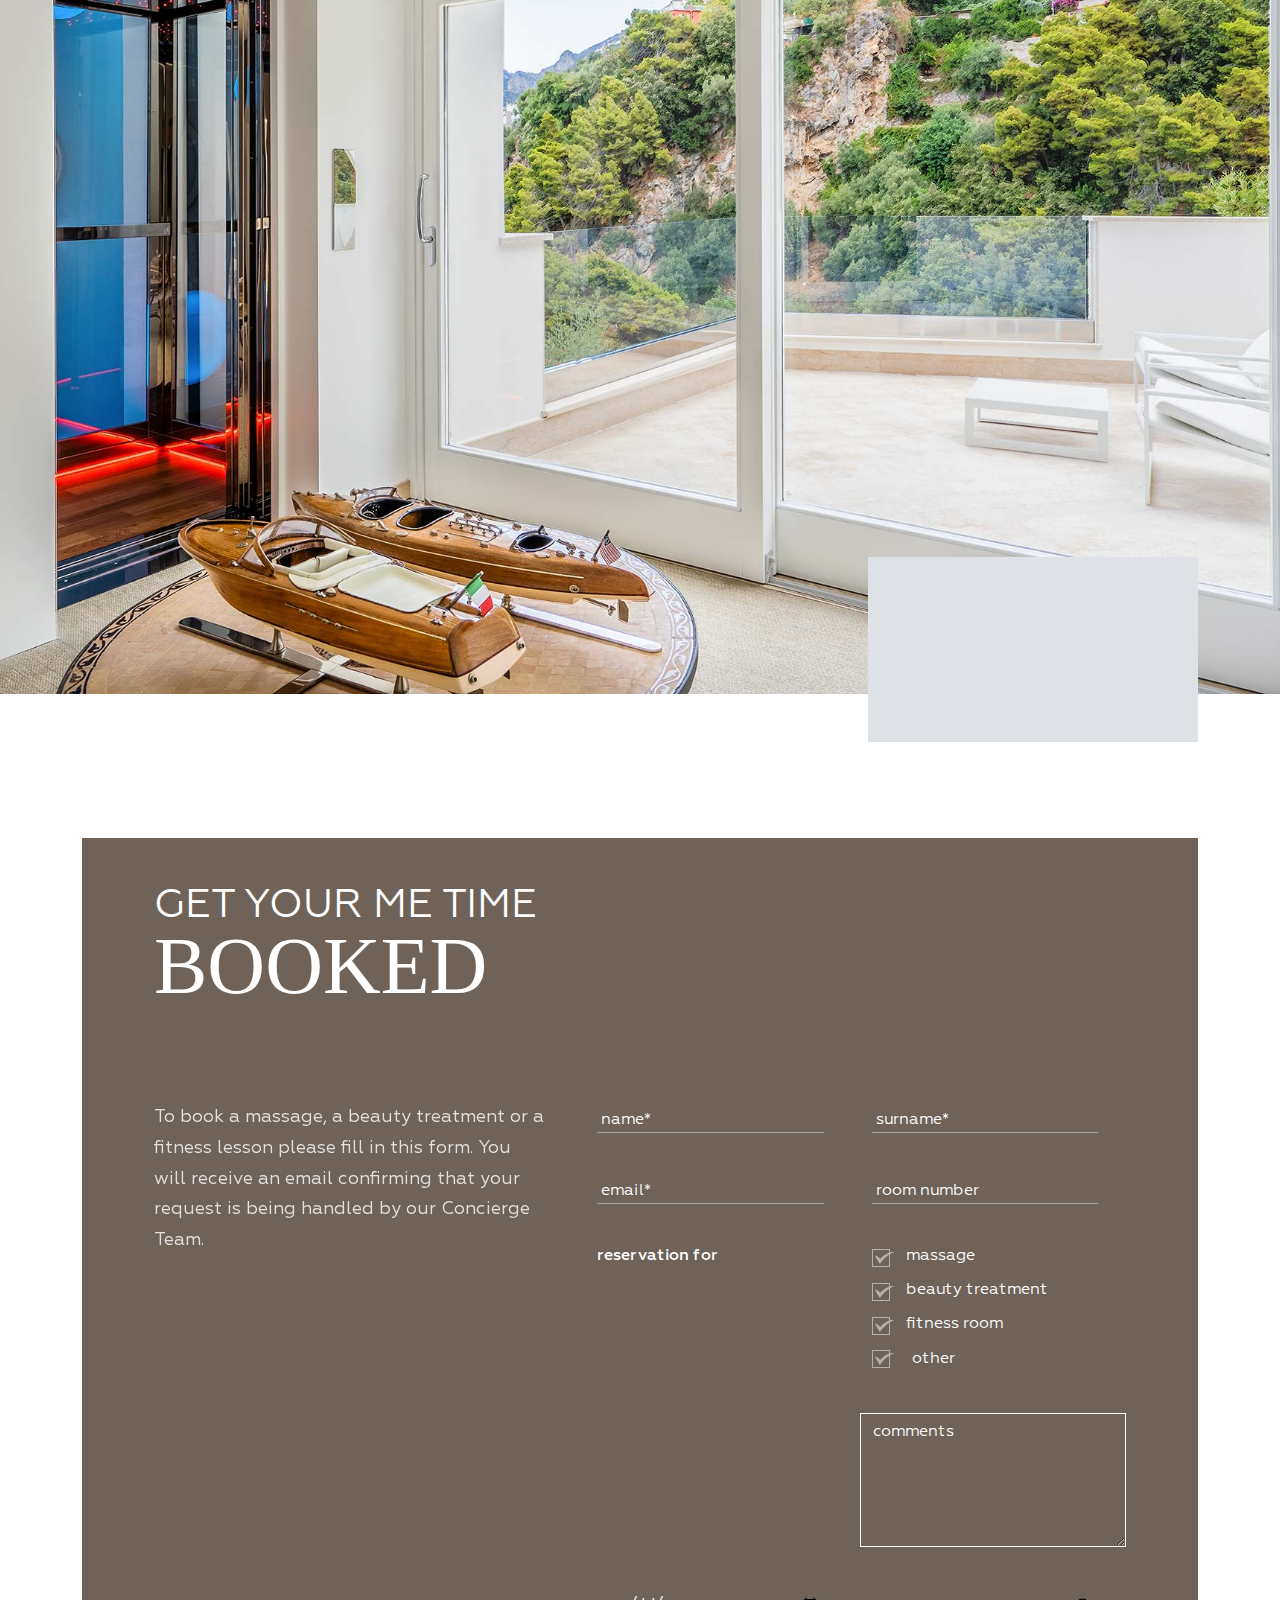
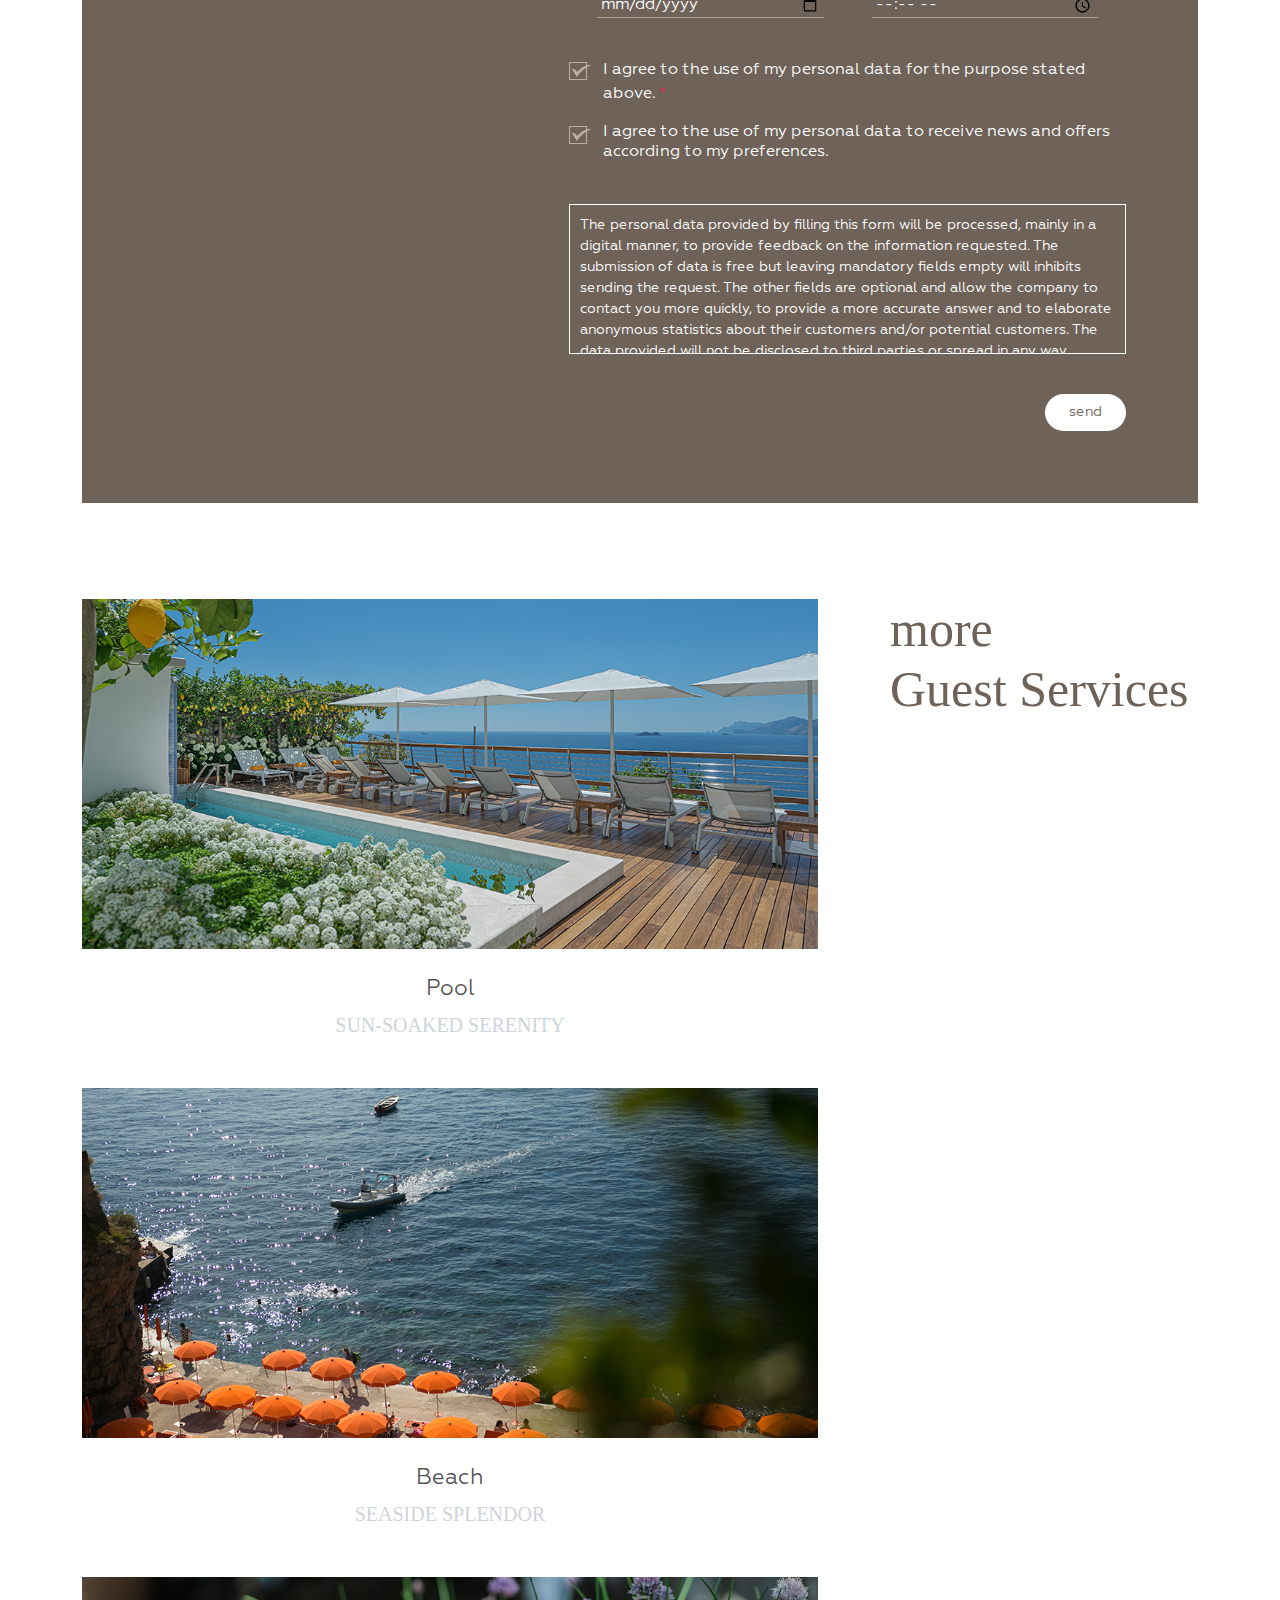
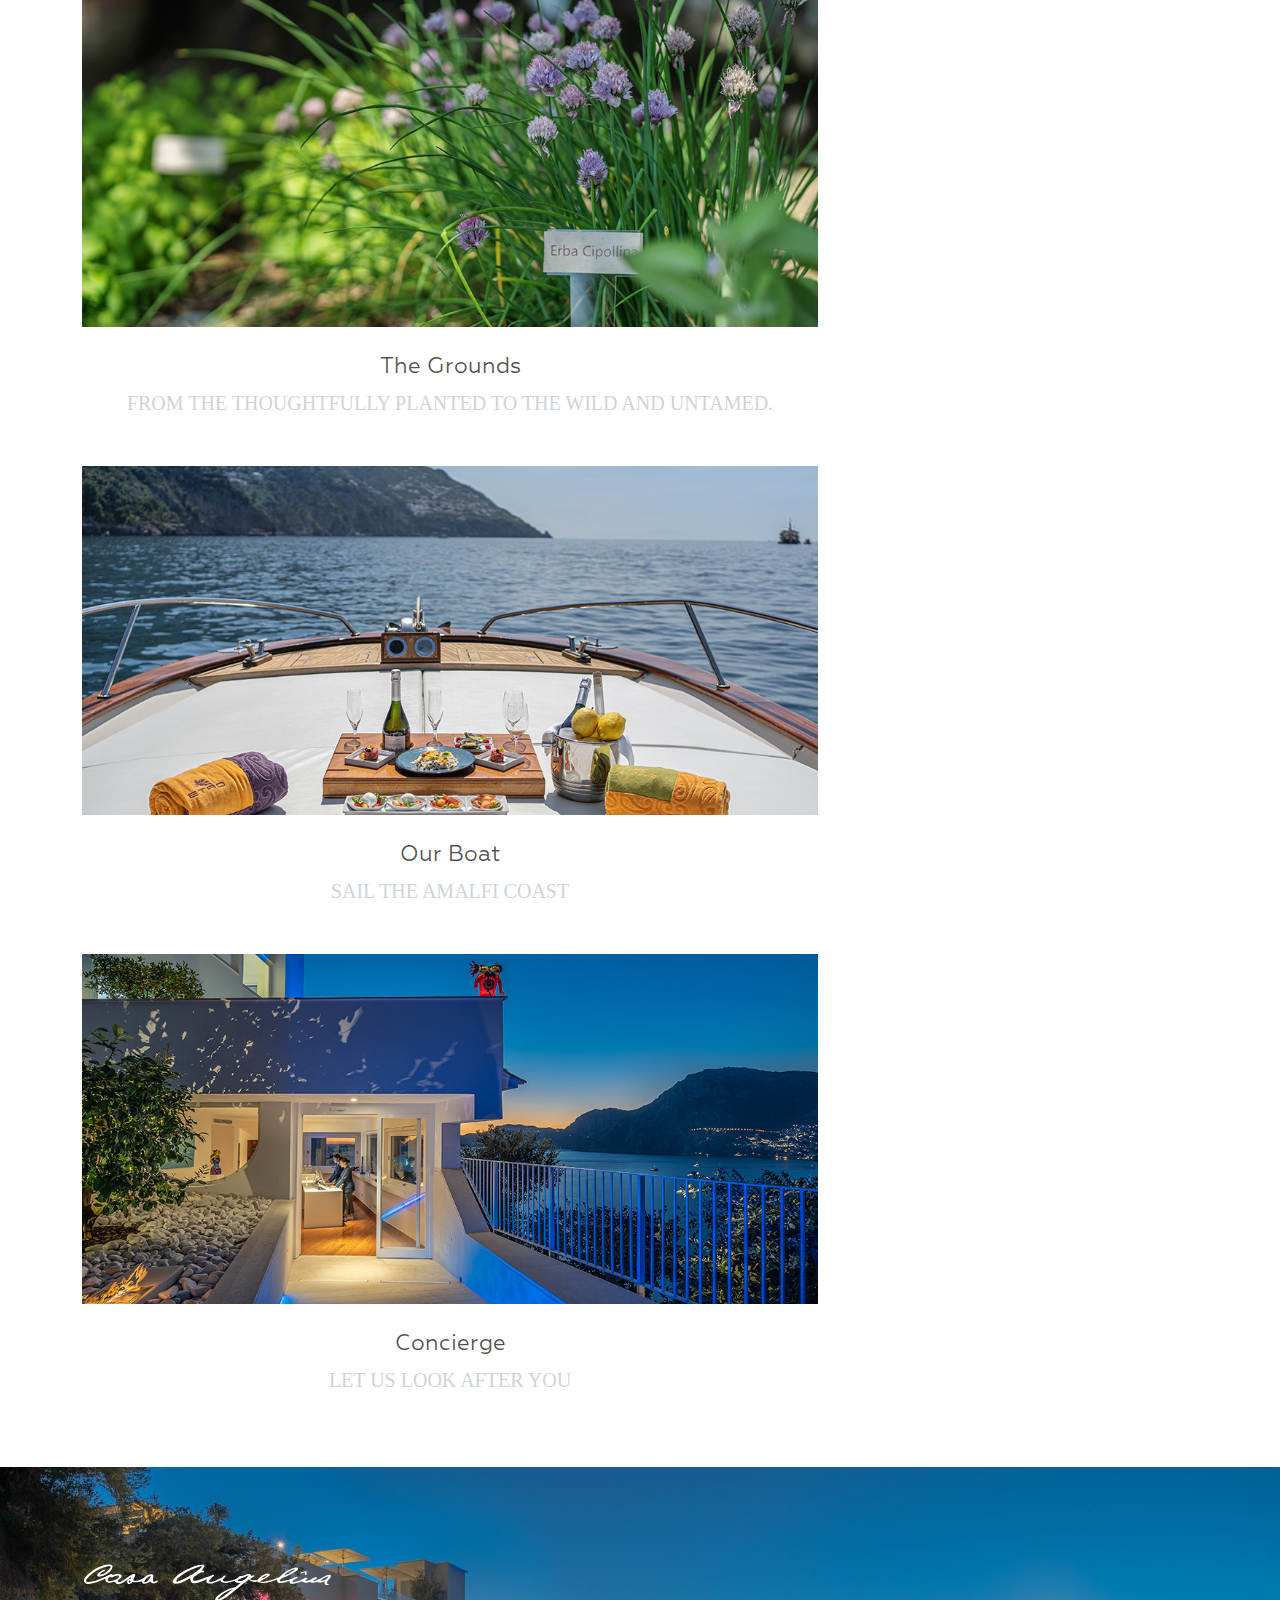
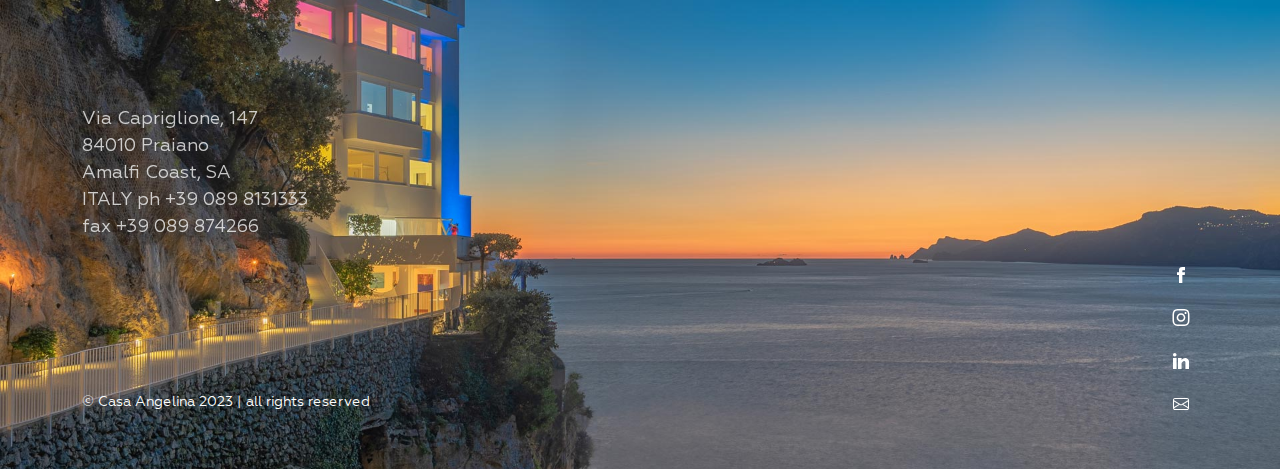
<file: services.html>
<!DOCTYPE html>
<html lang="en">
<head>
    <meta charset="UTF-8">
    <meta name="viewport" content="width=device-width, initial-scale=1.0">
    <title>Services</title>
    <!-- *Required meta tags* -->
    <meta name="title" content="Title here" />
    <meta name="discrption" content="Discrption here" />
    <meta name="keyword" content="Keyword here" />
    <!-- *Bootstrap Css* -->
    <link rel="stylesheet" href="assets/css/bootstrap.min.css">
    <!-- *Custom Css* -->
    <link rel="stylesheet" href="assets/css/style.min.css">
</head>
<body>

    <!-- * Navbar Start -->
    <nav class="navbar navbar-expand fixed-top bg-body-tertiary">
        <div class="container-fluid px-lg-4">
            <button class="shadow-none border-0 rounded-circle toggleBtn d-flex flex-column gap-1 overflow-hidden align-items-center justify-content-center" data-bs-toggle="offcanvas" data-bs-target="#staticBackdrop" aria-controls="staticBackdrop">
                <span></span>
                <span></span>
                <span></span>
            </button>
            <a class="navbar-brand mx-md-4 ms-2 d-flex pb-0" href="index.html"><img src="assets/img/logo.svg" class="h-100" alt=""></a>
            <div class="collapse navbar-collapse navtabs" id="navbarSupportedContent">
                <ul class="navbar-nav me-auto mb-2 mb-lg-0 d-md-flex d-none">
                    <li class="nav-item"><a class="nav-link pe-4 fw-semibold text-dark opacity-50 active" aria-current="page" href="javascript:;"><span class="d-inline-flex position-relative">german</span></a> </li>
                    <li class="nav-item"><a class="nav-link px-4 fw-semibold text-dark opacity-50" href="javascript:;"><span class="d-inline-flex position-relative">english</span></a></li>
                </ul>
                <ul class="list-unstyled d-lg-flex d-none align-items-center gap-3 socialGroup m-0">
                    <li><a href="javascript:;" class="text-decoration-none socialIcon d-inline-flex p-2 rounded-circle overflow-hidden"><img src="assets/img/insta.svg" alt=""></a></li>
                    <li><a href="javascript:;" class="text-decoration-none socialIcon d-inline-flex p-2 rounded-circle overflow-hidden"><img src="assets/img/facebook.svg" alt=""></a></li>
                    <li><a href="javascript:;" class="text-decoration-none socialIcon d-inline-flex p-2 rounded-circle overflow-hidden"><img src="assets/img/Linkedin.svg" alt=""></a></li>
                    <li><a href="javascript:;" class="text-decoration-none socialIcon d-inline-flex p-2 rounded-circle overflow-hidden"><img src="assets/img/mail.svg" alt=""></a></li>
                </ul>
                <a href="javascript:;" class="text-decoration-none bg-white ms-md-3 ms-auto d-sm-inline-flex d-none align-items-center gap-2 conceptBtn borderdBtn py-lg-2 py-1 px-3 rounded-pill">Anfrage stellen <span class="d-inline-flex"><img src="assets/img/arrow.svg" class="w-100" alt="arrow"></span></a>
                <a href="javascript:;" class="text-decoration-none bg-white ms-auto d-sm-none d-inline-flex align-items-center gap-2 conceptBtn borderdBtn py-lg-2 py-1 px-sm-3 px-2 rounded-pill">Anfrage <span class="d-inline-flex"><img src="assets/img/arrow.svg" class="w-100" alt="arrow"></span></a>
            </div>
        </div>
    </nav>
    <!-- * Navbar End -->

    <!-- * guest time section start -->
    <div class="container-fluid py-5 mt-5 guestsection">
        <div class="container-lg pt-lg-5 pt-sm-4">
            <div class="row">
                <div class="col-lg-3 d-lg-block d-none">
                    <div class="card border-0 rounded-0 shadow-none bg-theme2 bg-opacity-50 h-100">
                        <div class="card-body p-5 px-xl-5 px-4 text-center"><div class="guest text-theme1 fs-4">guest services</div></div>
                        <div class="cardImg"><img src="assets/img/asideImg.jpg" class="w-100" alt=""></div>
                    </div>
                </div>
                <div class="col-lg-9">
                    <div class="card border-0 rounded-0 shadow-none bg-transparent h-100">
                        <div class="cardbody">
                            <div class="innerpageHeading text-theme1 my-5 pt-5 d-lg-flex d-none flex-column px-3">Wellbeing <span class="d-inline-flex text-uppercase opacity-50">ME TIME IN STYLE</span></div>
                            <div class="card-img px-lg-3 px-0"><img src="assets/img/guestIMg.jpg" class="w-100" alt=""></div>
                            <div class="card-body p-lg-3 px-0">
                                <div class="row mb-lg-5 pb-lg-5 flex-column row-gap-lg-5 row-gap-md-4 row-gap-3 mt-lg-5 mt-4">
                                    <div class="col-12 d-lg-none d-block"><div class="guest text-theme1 fs-5">guest services</div></div>
                                    <div class="col-12 d-lg-none d-flex innerpageHeading text-theme1  flex-column px-3">Wellbeing <span class="d-inline-flex text-uppercase opacity-50">ME TIME IN STYLE</span></div>
                                    <div class="col-xxl-6 col-xl-7 col-lg-9 selfHeading text-theme1">Self-care with a sense of La Dolce Vita</div>
                                    <div class="col-xxl-4 col-xl-5 col-md-6 col-sm-8 col-12 mb-lg-5 pb-lg-5 textcontent">Designed to promote rejuvenation, relaxation, and holistic health in the most soothing of settings, Casa Angelina’s extensive selection of wellness offerings including Pilates, sunset yoga, Bodybalance, massage, and world-class facial treatments.</div>
                                </div>
                            </div>
                        </div>
                    </div>
                </div>
            </div>
        </div>
    </div>
    <!-- * guest time section end -->
    <!-- * wellness experts Section Start -->
    <div class="container-fluid my-5 mt-lg-5 mt-md-4 mt-0 wellnessection">
        <div class="container-lg">
            <div class="row">
                <div class="col-12 fw-light getheading text-dark opacity-75 text-uppercase">GET BACK IN TUNE WITH YOUR BODY</div>
                <div class="col-12 text-dark subheading opacity-50">with our wellness experts.</div>
            </div>
        </div>
    </div>
    <!-- * wellness experts Section End -->

    <!-- * services party section start -->
    <div class="partysection my-5 py-lg-5 pt-4 pb-1">
        <div class="container-fluid innerfluid my-5 mt-lg-5 mt-0">
            <div class="container-lg">
                <div class="row align-items-center">
                    <div class="col-lg-6"><div class="partyname text-theme1 py-4 text-lg-start text-center">The Highest-Quality Nail Services</div></div>
                    <div class="col-lg-6">
                        <div class="card border-0 rounded-0 position-relative">
                            <div class="card-body d-flex align-items-center justify-content-center p-lg-5 p-4 my-lg-4 position-relative zi-1">
                                <a href="javascript:;" class="partylogo d-inline-flex justify-content-center align-items-center text-decoration-none text-white"><img src="assets/img/cnd.png" class="h-100" alt=""></a>
                            </div>
                        </div>
                    </div>
                </div>
            </div>
        </div>
    </div>
    <!-- * services party section end -->

    <!-- * CND product Section Start -->
    <div class="container-fluid py-lg-5 py-md-4 mb-5">
        <div class="container-lg">
            <div class="row">
                <div class="col-lg-8 "><div class="productImg"><img src="assets/img/cndProductImg.jpg" class="w-100" alt=""></div></div>
            </div>
        </div>
    </div>
    <!-- * CND product Section end -->

    <!-- * cornice section start -->
    <div class="container-fluid mb-5 py-5 gourmentsection ">
        <div class="container-lg innerfluid">
            <div class="row row-gap-5">
                <div class="col-12">
                    <div class="corniceImg position-relative">
                        <img src="assets/img/Cornice.jpg"  class="w-100" alt="">
                        <div class="rightsdePopuo innerPagesidePopup position-absolute end-0 justify-content-end"><span class="layar d-inline-flex w-100 h-100 position-absolute top-0 start-0"></span><span class="d-flex"><img src="assets/img/Cornice_lavorata.jpg" class="w-100 h-100" alt=""></span></div>
                        <!-- <div class="bootomImg"><img src="assets/img/Cornice_lavorata.jpg" class="w-100" alt=""></div> -->
                    </div>
                </div>
                <div class="col-12 mt-5 pt-md-5">
                    <div class="row py-lg-5">
                        <div class="col-xl-6 col-lg-7 textcontent fs-3">Reconnect with your body and mind by booking a treatment with one of our expert massage therapists who are skilled in a vast range of methods and techniques to meet a wide variety of needs.</div>
                    </div>
                </div>
            </div>
        </div>
    </div>
    <!-- * cornice section End -->

    <!-- * ethos Section start -->
    <div class="container-fluid ethosSection mb-lg-5">
        <div class="container-lg innersection pb-5">
            <div class="row align-items-center">
                <div class="col-xl-8 col-lg-6">
                    <div class="ethosImg m-0"><img src="assets/img/Cornice-IMG_0431_lavorata.jpg" class="w-100" alt=""></div>
                </div>
                <div class="col-xl-4 col-lg-6">
                    <div class="ps-lg-5">
                        <div class="textcontent my-lg-4 mt-4">Our wellness experts use products sourced exclusively from Nectarome, an organic aromatic garden located in the foothills of the Moroccan Atlas Mountains.</div>
                        <!-- <a href="javascript:;" class="text-decoration-none bg-white d-lg-none d-inline-flex align-items-center gap-2 conceptBtn py-lg-2 py-1 px-3 rounded-pill">concept <span class="d-inline-flex"><img src="assets/img/arrow.svg" class="w-100" alt="arrow"></span></a> -->
                    </div>
                </div>
            </div>
        </div>
    </div>
    <!-- * ethos Section End -->

    
    <!-- * services party section start -->
    <div class="partysection my-5 py-lg-5">
        <div class="container-fluid innerfluid my-5 mt-lg-5 mt-0">
            <div class="container-lg">
                <div class="row align-items-center">
                    <div class="col-lg-6">
                        <div class="py-4">
                            <div class="partyname methodheading fs-3 mb-lg-1 text-theme1 text-lg-start text-center">The Method</div>
                            <div class="partyname text-theme1 text-lg-start text-center">Augustins Bader at Casa Angelina</div>
                        </div>
                    </div>
                    <div class="col-lg-6">
                        <div class="card border-0 rounded-0 position-relative">
                            <div class="card-body d-flex align-items-center justify-content-center p-lg-5 p-4 my-lg-4 position-relative zi-1">
                                <a href="javascript:;" class="partylogo d-inline-flex justify-content-center align-items-center text-decoration-none text-white my-lg-0 my-5"><img src="assets/img/ab.png" class="h-100" alt=""></a>
                            </div>
                        </div>
                    </div>
                </div>
            </div>
        </div>
    </div>
    <!-- * services party section end -->

    <!-- * lorem content section Start -->
    <div class="container-fluid mt-5 pt-5 pymd-4 pb4">
        <div class="container-lg">
            <div class="row">
                <div class="col-lg-6">
                    <div class="textcontent lorems">To provide our guests with only the finest in science- based, professional skincare in Casa Angelina’s haven of wellness, we have partnered with award-winning skincare brand Augustinus Bader, renowned for their innovative products and treatments. Augustinus Bader has curated specific rituals that connect the guest with the Amalfi coast, using oils, salts, and other healing materials harvested from the destination.</div>
                </div>
            </div>
        </div>
    </div>
    <!-- * lorem content section End -->

    <!-- * cornice section start -->
    <div class="container-fluid mt-5 pt-5 gourmentsection ">
        <div class="container-lg innerfluid">
            <div class="row row-gap-5">
                <div class="col-12">
                    <div class="corniceImg position-relative">
                        <img src="assets/img/ab_product.jpg"  class="w-100" alt="">
                        <div class="rightsdePopuo innerPagesidePopup position-absolute start-0 justify-content-end"><span class="layar d-inline-flex w-100 h-100 position-absolute top-0 start-0"></span><span class="d-flex"><img src="assets/img/ab_product_demo.png" class="w-100 h-100" alt=""></span></div>
                        <!-- <div class="bootomImg"><img src="assets/img/Cornice_lavorata.jpg" class="w-100" alt=""></div> -->
                    </div>
                </div>
            </div>
        </div>
    </div>
    <!-- * cornice section End -->

    <!-- * About Augustinus Bader Start -->
    <div class="aboutsection mb-5 pb-5 ">
        <div class="container-fluid innerfluid py-5">
            <div class="container-lg mt-5">
                <div class="row pt-sm-5 align-items-center ">
                    <div class="col-12 mt-xl-5 mb-md-0 mb-2"><div class="aboutusheading countHeading fw-light text-white">About</div></div>
                    <div class="col-md-6 col-sm-7">
                        <div class="row row-gap-4">
                            <div class="col-12 fs-2 text-theme1">Augustinus Bader</div>
                            <div class="col-12 textcontent ">Inspired by over three decades of science and innovation, Augustinus Bader’s award-winning approach to professional skincare is rooted in groundbreaking stem cell research and trusted by the world’s most discerning experts. Professor Bader’s clean, efficient formulas are powered by TFC8®, a proprietary cellular renewing technology clinically proven to help support the body’s natural regenerative processes, for a fresh, healthy glow from the inside out.</div>
                            <div class="col-sm-10 text-end">
                                <a href="javascript:;" class="text-decoration-none bg-transparent border border-1 border-theme1 d-inline-flex align-items-center gap-2 conceptBtn py-lg-2 py-1 px-4 rounded-pill">more <span class="d-inline-flex"><img src="assets/img/arrow.svg" class="w-100" alt="arrow"></span></a>
                                <!-- <a href="javascript:;" class="sendBtn text-decoration-none bg-transparent border border-1 border-theme1 px-4 rounded-pill d-inline-flex text-theme1 align-items-center justify-content-center">more</a> -->
                            </div>
                        </div>
                    </div>
                    <div class="col-md-4 col-sm-5 ms-auto mt-sm-0 mt-5">
                        <div class="aboutImg"><img src="assets/img/aboutUs_img.png" class="w-100" alt=""></div>
                    </div>
                </div>
            </div>
        </div>
    </div>
    <!-- * About Augustinus Bader End -->

    <!-- * treatments Section Start -->
    <div class="container-fluid mb-5 pb-5 treatmentsection gourmentsection ">
        <div class="container-lg innerfluid">
            <div class="row align-items-center row-gap-3">
                <div class="col-md-6">
                    <div class="fs-3 textcontent">To enhance the personalized benefits, schedule a series of custom treatments and make The Method part of your Augustinus Bader skincare regimen.</div>
                </div>
                <div class="col-auto ms-auto">
                    <div class="rightsdePopuo innerPagesidePopup position-relative m-0"><span class="layar d-inline-flex w-100 h-100 position-absolute top-0 start-0"></span><span class="d-flex"><img src="assets/img/SET_7_TBC-100ml.png" class="w-100 h-100" alt=""></span></div>
                    <!-- <div class="productImg"><img src="assets/img/SET_7_TBC-100ml.png" class="w-100" alt=""></div> -->
                </div>
            </div>
        </div>
    </div>
    <!-- * treatments Section End -->

    <!-- * Product List Name Card Section Start -->
    <div class="container-fluid cards-section mb-5">
        <div class="container-lg inner-container">
            <div class="row g-2 g-sm-3 g-lg-4">
                <div class="col-6">
                    <div class="card-box">
                        <div class="card rounded-0 border-0 h-100">
                            <div class="card-body p-0">
                                <div class="card-img">
                                    <img src="./assets/img/rich-cream.png" alt="Rich Cream " class="h-100 w-100" />
                                </div>
                            </div>
                        </div>
                    </div>
                </div>
                <div class="col-6">
                    <div class="text-card h-100 overflow-hidden ">
                        <div class="card rounded-0 border-0 h-100">
                            <div class="card-body p-0 overflow-hidden ">
                                <div class="row h-100 justify-content-between flex-column ">
                                    <div class="col-12">
                                        <div class="text d-flex justify-content-end">
                                            <span>LIST</span>
                                        </div>
                                    </div>
                                    <div class="col-12">
                                        <div class="content px-2 px-sm-3 px-lg-4">
                                            <div class="morebutton">
                                                <a href="javascript:;" class="text-decoration-none bg-white d-inline-flex align-items-center gap-2 conceptBtn downloadBtn py-lg-2 py-1 px-sm-3 px-2 rounded-pill">download <span class="d-inline-flex"><img src="assets/img/arrow.svg" class="w-100" alt="arrow"></span></a>
                                            </div>
                                            <div class="bottom-text text-white mt-1 mt-lg-2">
                                                AB
                                            </div>
                                        </div>
                                    </div>
                                </div>
                            </div>
                        </div>
                    </div>
                </div>
                <div class="col-6">
                    <div class="text-card h-100 overflow-hidden ">
                        <div class="card rounded-0 border-0 h-100">
                            <div class="card-body p-0 overflow-hidden ">
                                <div class="row h-100 justify-content-between flex-column ">
                                    <div class="col-12">
                                        <div class="text d-flex justify-content-end">
                                            <span>LIST</span>
                                        </div>
                                    </div>
                                    <div class="col-12">
                                        <div class="content px-2 px-sm-3 px-lg-4">
                                            <div class="morebutton">
                                                <a href="javascript:;" class="text-decoration-none bg-white d-inline-flex align-items-center gap-2 conceptBtn downloadBtn py-lg-2 py-1 px-sm-3 px-2 rounded-pill">download <span class="d-inline-flex"><img src="assets/img/arrow.svg" class="w-100" alt="arrow"></span></a>
                                            </div>
                                            <div class="bottom-text text-white mt-1 mt-lg-2">
                                                SPA
                                            </div>
                                        </div>
                                    </div>
                                </div>
                            </div>
                        </div>
                    </div>
                </div>
                <div class="col-6">
                    <div class="card-box">
                        <div class="card rounded-0 border-0 h-100">
                            <div class="card-body p-0">
                                <div class="card-img">
                                    <img src="./assets/img/card-2.jpg" alt="Rich Cream " class="h-100 w-100" />
                                </div>
                            </div>
                        </div>
                    </div>
                </div>
                <div class="col-6">
                    <div class="card-box">
                        <div class="card rounded-0 border-0 h-100">
                            <div class="card-body p-0">
                                <div class="card-img">
                                    <img src="./assets/img/card-3.jpg" alt="Rich Cream " class="h-100 w-100" />
                                </div>
                            </div>
                        </div>
                    </div>
                </div>
                <div class="col-6">
                    <div class="text-card h-100 overflow-hidden ">
                        <div class="card rounded-0 border-0 h-100">
                            <div class="card-body p-0 overflow-hidden ">
                                <div class="row h-100 justify-content-between flex-column ">
                                    <div class="col-12">
                                        <div class="text d-flex justify-content-end">
                                            <span>PROGRAM</span>
                                        </div>
                                    </div>
                                    <div class="col-12">
                                        <div class="content px-2 px-sm-3 px-lg-4">
                                            <div class="morebutton">
                                                <a href="javascript:;" class="text-decoration-none bg-white d-inline-flex align-items-center gap-2 conceptBtn downloadBtn py-lg-2 py-1 px-sm-3 px-2 rounded-pill">download <span class="d-inline-flex"><img src="assets/img/arrow.svg" class="w-100" alt="arrow"></span></a>
                                            </div>
                                            <div class="bottom-text text-white mt-1 mt-lg-2">
                                                FITNESS
                                            </div>
                                        </div>
                                    </div>
                                </div>
                            </div>
                        </div>
                    </div>
                </div>
            </div>
        </div>
    </div>
    <!-- * Product List Name Card Section End -->


    <!-- * Slider Img section start -->
    <div class="mb-5 py-5 pb5 gourmentsection sliderSection">
        <div class="cornicesImg h-100"><img src="assets/img/flait2.jpg"  class="w-100 h-100" alt=""></div>
        <div class="container-fluid d-lg-block d-none">
            <div class="container-lg innerfluid">
                <div class="row row-gap-5">
                    <div class="col-12">
                        <div class="corniceImg position-relative">
                            <div class="rightsdePopuo innerPagesidePopup position-absolute end-0 bottom-0 mt-0 mb-n5  justify-content-end"><span class="layar d-inline-flex w-100 h-100 position-absolute top-0 start-0"></span><span class="d-flex"><img src="assets/img/flait.jpg" class="w-100 h-100" alt=""></span></div>
                        </div>
                    </div>
                </div>
            </div>
        </div>
    </div>
    <!-- * Slider Img section End -->

    <!-- * contact form section start -->
    <div class="container-fluid contactSection py-lg-5 mb-5">
        <div class="container-lg">
            <div class="contactCard pt-lg-5 pt-4 px-lg-4 pb-lg-4 px-md-3 pb-md-3 p-2">
                <div class="row mx-0">
                    <div class="col-lg-auto col-12 text-white px-lg-5">
                        <!-- <div class="servicesText fs-4 mb-4">dining</div> -->
                        <div class="countHeading experiences text-uppercase d-flex flex-column  w-100 align-itemsend"><span class="d-flex justify-contentend">get your me time</span> BOOKED </div>
                    </div>
                    <!-- <div class="countHeading col-12 text-white experiences text-uppercase d-flex flex-column  w-100 align-itemsend">BOOKED</div> -->
                    <div class="col-12 p-lg-5 pb-3 mt-5">
                        <div class="row contactContent">
                            <div class="col-lg-5">
                                <div class="textcontent text-white">To book a massage, a beauty treatment or a fitness lesson please fill in this form. You will receive an email confirming that your request is being handled by our Concierge Team.</div>
                            </div>
                            <div class="col-lg-7 px-0">
                                <form class="row formData mx-0">
                                    <div class="col-12 px-lg-3 px-0">
                                        <div class="row mx-0 gx-lg-5 InputInner">
                                            <div class="col-lg-6">
                                                <input type="text" class="form-control px-1 ContactInput bg-transparent shadow-none text-white pb-0 rounded-0 " class="ContactInput" placeholder="name*">
                                            </div>
                                            <div class="col-lg-6">
                                                <input type="text" class="form-control px-1 ContactInput bg-transparent shadow-none text-white pb-0 rounded-0 " class="ContactInput" placeholder="surname*">
                                            </div>
                                        </div>
                                    </div>
                                    <div class="col-12 px-lg-3 px-0">
                                        <div class="row mx-0 gx-lg-5 InputInner">
                                            <div class="col-lg-6">
                                                <input type="email" class="form-control px-1 ContactInput bg-transparent shadow-none text-white pb-0 rounded-0 " class="ContactInput" placeholder="email*">
                                            </div>
                                            <div class="col-lg-6">
                                                <input type="number" class="form-control px-1 ContactInput bg-transparent shadow-none text-white pb-0 rounded-0 " class="ContactInput" placeholder="room number">
                                            </div>
                                        </div>
                                    </div>
                                    <div class="col-12 px-lg-3 px-0">
                                        <div class="row mx-0 gx-lg-5 InputInner">
                                            <div class="col-lg-6 ContactInput border-0 fw-medium text-white">
                                                reservation for
                                            </div>
                                            <div class="col-lg-6">
                                                <!-- <input type="checkbox" id="massage"  class="form-control checkInput px-1 ContactInput bg-transparent shadow-none text-white pb-0 rounded-0 " class="ContactInput" placeholder="room number"> -->
                                                <div class="d-flex flex-column gap-2">
                                                    <div class="form-check d-flex align-items-center">
                                                        <input class="form-check-input position-relative rounded-0 checkInput shadow-none" type="checkbox" value="" id="massage" checked>
                                                        <label class="form-check-label text-white checkBtn ContactInput border-0 ms-3" for="massage">massage</label>
                                                    </div>
                                                    <div class="form-check d-flex align-items-center">
                                                        <input class="form-check-input position-relative rounded-0 checkInput shadow-none" type="checkbox" value="" id="beautytreatment" checked>
                                                        <label class="form-check-label text-white checkBtn ContactInput border-0 ms-3" for="beautytreatment">beauty treatment </label>
                                                    </div>
                                                    <div class="form-check d-flex align-items-center">
                                                        <input class="form-check-input position-relative rounded-0 checkInput shadow-none" type="checkbox" value="" id="fitnessroom" checked>
                                                        <label class="form-check-label text-white checkBtn ContactInput border-0 ms-3" for="fitnessroom">fitness room</label>
                                                    </div>
                                                    <div class="form-check">
                                                        <input class="form-check-input position-relative rounded-0 checkInput shadow-none" type="checkbox" value="" id="other" checked>
                                                        <label class="form-check-label text-white checkBtn ContactInput border-0 ms-3" for="other">other</label>
                                                    </div>
                                                </div>
                                            </div>
                                        </div>
                                    </div>
                                    <div class="col-lg-6 ms-auto text-end">
                                        <textarea name="" id="" rows="5" cols="10" class="ContactInput shadow-none form-control ms-auto rounded-0 border-1 border border-white w100 bg-transparent text-white textBox" placeholder="comments"></textarea>
                                    </div>
                                    <div class="col-12 px-lg-3 px-0">
                                        <div class="row mx-0 gx-lg-5 InputInner">
                                            <div class="col-lg-6">
                                                <input type="date" class="form-control px-1 ContactInput bg-transparent shadow-none text-white pb-0 rounded-0 " class="ContactInput" placeholder="date*">
                                            </div>
                                            <div class="col-lg-6">
                                                <input type="time" class="form-control px-1 ContactInput bg-transparent shadow-none text-white pb-0 rounded-0 " class="ContactInput" placeholder="time*">
                                            </div>
                                        </div>
                                    </div>
                                    <div class="col-12">
                                        <div class="form-check d-flex align-itemscenter">
                                            <input class="form-check-input position-relative mt-sm-1 mt-2 rounded-0 checkInput shadow-none" type="checkbox" value="" id="agreeone" checked>
                                            <label class="form-check-label text-white checkBtn ContactInput  border-0 ms-3" for="agreeone">I agree to the use of my personal data for the purpose stated above. <span class="star text-danger">*</span></label>
                                        </div>
                                        <div class="form-check d-flex mt-3 alignitemscenter">
                                            <input class="form-check-input position-relative rounded-0 checkInput shadow-none" type="checkbox" value="" id="agreetwo" checked>
                                            <label class="form-check-label lh-sm text-white checkBtn ContactInput  border-0 ms-3" for="agreetwo">I agree to the use of my personal data to receive news and offers according to my preferences.</label>
                                        </div>
                                    </div>
                                    <div class="col-12">
                                        <div class="scrollcontent border border-1 border-white text-white overflow-y-auto">The personal data provided by filling this form will be processed, mainly in a digital manner, to provide feedback on the information requested. The submission of data is free but leaving mandatory fields empty will inhibits sending the request. The other fields are optional and allow the company to contact you more quickly, to provide a more accurate answer and to elaborate anonymous statistics about their customers and/or potential customers. The data provided will not be disclosed to third parties or spread in any way. Regarding the processing of data, pursuant to art. 7 of Legislative Decree no. 196 of Italian Costitution, you have the right to obtain confirmation of the existence of personal data concerning you, their origin and the logic on which the treatment is based; to obtain cancellation, transformation into anonymous form or block if processed in violation of law; to get update, rectification or integration. To exercise your rights, please contact DIKETO CASANGELINA SRL, Via G Porzio Is E/7, 80143 Napoli.</div>
                                    </div>
                                    <div class="col-12 text-end">
                                        <a href="javascript:;" class="text-decoration-none bg-white d-inline-flex align-items-center gap-2 conceptBtn py-lg-2 py-1 px-4 rounded-pill">send</a>
                                        <!-- <a href="javascript:;" class="sendBtn text-decoration-none bg-white px-4 rounded-pill d-inline-flex text-dark align-items-center justify-content-center">send</a> -->
                                    </div>
                                </form>
                            </div>
                        </div>
                    </div>
                </div>
            </div>
        </div>
    </div>
    <!-- * contact form section end -->

    <!-- * more guest services section start -->
    <div class="container-fluid gourmentsection pt-lg-0 pt-5">
        <div class="container-lg innerfluid ">
            <div class="row bottomSide ">
                <div class="col-lg-8">
                    <div class="row row-gap-sm-4 row-gap-3">
                        <div class="col-12 text-center">
                            <div class="testImg mb-md-4 mb-3"><img src="assets/img/Pool_1.jpg" class="w-100"></div>
                            <div class="content mb-1">Pool</div>
                            <div class="subContent text-uppercase mb-md-4 mb-3">SUN-SOAKED SERENITY</div>
                        </div>
                        <div class="col-12 text-center">
                            <div class="testImg mb-md-4 mb-3"><img src="assets/img/Pool_2.jpg" class="w-100"></div>
                            <div class="content mb-1">Beach</div>
                            <div class="subContent text-uppercase mb-md-4 mb-3">SEASIDE SPLENDOR</div>
                        </div>
                        <div class="col-12 text-center">
                            <div class="testImg mb-md-4 mb-3"><img src="assets/img/Pool_3.jpg" class="w-100"></div>
                            <div class="content mb-1">The Grounds</div>
                            <div class="subContent text-uppercase mb-md-4 mb-3">FROM THE THOUGHTFULLY PLANTED TO THE WILD AND UNTAMED.</div>
                        </div>
                        <div class="col-12 text-center">
                            <div class="testImg mb-md-4 mb-3"><img src="assets/img/Pool_4.jpg" class="w-100"></div>
                            <div class="content mb-1">Our Boat</div>
                            <div class="subContent text-uppercase mb-md-4 mb-3">sail the amalfi coast</div>
                        </div>
                        <div class="col-12 text-center">
                            <div class="testImg mb-md-4 mb-3"><img src="assets/img/Pool_5.jpg" class="w-100"></div>
                            <div class="content mb-1">Concierge</div>
                            <div class="subContent text-uppercase mb-md-4 mb-3">let us look after you</div>
                        </div>
                    </div>
                </div>
                <div class="col-lg-4 d-lg-block d-none">
                    <div class="blockTitle selfHeading text-theme1 fw-light ps-xl-5 ps-lg-4">more<br> Guest Services</div>
                </div>
            </div>
        </div>
    </div>
    <!-- * more guest services section end -->

    



    <!-- * Footer Start -->
    <footer class="footer mt-5">
        <div class="container-fluid innerfluid py-5 ">
            <div class="container">
                <div class="row">
                    <div class="col-12 mb-5 py-5"><a href="javascript:;" class="logo d-inline-flex"><img src="assets/img/logo.svg"  class="h-100" alt="logo"></a></div>
                    <div class="col-12">
                        <address class="text-white address">
                            <span class="opacity-75">Via Capriglione, 147</span> <br>
                            <span class="opacity-75">84010 Praiano</span> <br>
                            <span class="opacity-75">Amalfi Coast, SA</span> <br>
                            <span class="opacity-75">ITALY</span>
                            <a href="tel: +390898131333" class="text-decoration-none text-white opacity-75">ph +39 089 8131333</a> <br>
                            <a href="tel: +39089874266" class="text-decoration-none text-white opacity-75">fax +39 089 874266</a>
                        </address>
                    </div>
                    <div class="col-12">
                        <div class="row align-items-end row-gap-4 mt-md-0 mt-4">
                            <div class="col order-md-1 order-2 text-md-start text-center text-white"><div class="copyright pb-md-2">© Casa Angelina 2023 | all rights reserved</div></div>
                            <div class="col-md-auto col-12 order-md-2 order-1">
                                <ul class="list-unstyled d-flex flex-md-column align-items-center justify-content-center gap-2 footericon socialGroup m-0">
                                    <li><a href="javascript:;" class="text-decoration-none socialIcon d-inline-flex align-items-center justify-content-center border-0 rounded-circle overflow-hidden"><img src="assets/img/facebook.svg" alt=""></a></li>
                                    <li><a href="javascript:;" class="text-decoration-none socialIcon d-inline-flex align-items-center justify-content-center border-0 rounded-circle overflow-hidden"><img src="assets/img/insta.svg" alt=""></a></li>
                                    <li><a href="javascript:;" class="text-decoration-none socialIcon d-inline-flex align-items-center justify-content-center border-0 rounded-circle overflow-hidden"><img src="assets/img/Linkedin.svg" alt=""></a></li>
                                    <li><a href="javascript:;" class="text-decoration-none socialIcon d-inline-flex align-items-center justify-content-center border-0 rounded-circle overflow-hidden"><img src="assets/img/mail.svg" alt=""></a></li>
                                </ul>
                            </div>
                        </div>
                    </div>
                </div>
            </div>
        </div>
    </footer>
    <!-- * Footer End -->





    <!-- ! Nav Toggle Offcanvas start -->
    <!-- <button class="btn btn-primary" type="button" data-bs-toggle="offcanvas" data-bs-target="#staticBackdrop" aria-controls="staticBackdrop">
        Toggle static offcanvas
        </button> -->
        
    <div class="offcanvas menuoffcanvas offcanvas-start bg-transparent border-0" data-bs-backdrop="static" tabindex="-1" id="staticBackdrop" aria-labelledby="staticBackdropLabel">
        <div class="rounded-3 m-3 innerbodyPart h-100 overflow-hidden">
            <div class="row flex-column flex-nowrap  h-100">
                <div class="col-12">
                    <div class="offcanvas-header">
                        <h5 class="offcanvas-title d-flex" id="staticBackdropLabel"><span class="logo d-inline-flex"><img src="assets/img/logo.svg" class="h-100" alt="logo"></span></h5>
                        <button type="button" class="closeBtn rounded-circle shadow-none bg-transparent d-inline-flex align-items-center justify-content-center p-2" data-bs-dismiss="offcanvas" aria-label="Close"><img src="assets/img/close.svg" class="w-100" alt="close"></button>
                    </div>
                </div>
                <div class="col-12 h-100 flex-fill overflow-y-auto">
                    <div class="offcanvas-body menubody ">
                        <div class="row row-gap-2">
                            <div class="col-12"><div class="tabheading text-white">Hotel at a Glance</div></div>
                            <div class="col-12">
                                <ul class="list-unstyled navs d-flex flex-column gap-2">
                                    <li class="items"><a href="services.html" class="text-decoration-none itemlink rounded-pill px-3 position-relative d-flex align-items-center justify-content-between">concept <span class="d-inline-flex position-relative pe-1"><img src="assets/img/arrow-right.svg" class="h-100" alt=""></span></a></li>
                                    <li class="items"><a href="javascript:;" class="text-decoration-none itemlink rounded-pill px-3 position-relative d-flex align-items-center justify-content-between">concept <span class="d-inline-flex position-relative pe-1"><img src="assets/img/arrow-right.svg" class="h-100" alt=""></span></a></li>
                                    <li class="items"><a href="javascript:;" class="text-decoration-none itemlink rounded-pill px-3 position-relative d-flex align-items-center justify-content-between">concept <span class="d-inline-flex position-relative pe-1"><img src="assets/img/arrow-right.svg" class="h-100" alt=""></span></a></li>
                                    <li class="items"><a href="javascript:;" class="text-decoration-none itemlink rounded-pill px-3 position-relative d-flex align-items-center justify-content-between">concept <span class="d-inline-flex position-relative pe-1"><img src="assets/img/arrow-right.svg" class="h-100" alt=""></span></a></li>
                                    <li class="items"><a href="javascript:;" class="text-decoration-none itemlink rounded-pill px-3 position-relative d-flex align-items-center justify-content-between">concept <span class="d-inline-flex position-relative pe-1"><img src="assets/img/arrow-right.svg" class="h-100" alt=""></span></a></li>
                                </ul>
                            </div>
                            <div class="col-12"><div class="tabheading text-white">Hotel at a Glance</div></div>
                            <div class="col-12">
                                <ul class="list-unstyled navs d-flex flex-column gap-2">
                                    <li class="items"><a href="javascript:;" class="text-decoration-none itemlink rounded-pill px-3 position-relative d-flex align-items-center justify-content-between">concept <span class="d-inline-flex position-relative pe-1"><img src="assets/img/arrow-right.svg" class="h-100" alt=""></span></a></li>
                                    <li class="items"><a href="javascript:;" class="text-decoration-none itemlink rounded-pill px-3 position-relative d-flex align-items-center justify-content-between">concept <span class="d-inline-flex position-relative pe-1"><img src="assets/img/arrow-right.svg" class="h-100" alt=""></span></a></li>
                                    <li class="items"><a href="javascript:;" class="text-decoration-none itemlink rounded-pill px-3 position-relative d-flex align-items-center justify-content-between">concept <span class="d-inline-flex position-relative pe-1"><img src="assets/img/arrow-right.svg" class="h-100" alt=""></span></a></li>
                                    <li class="items"><a href="javascript:;" class="text-decoration-none itemlink rounded-pill px-3 position-relative d-flex align-items-center justify-content-between">concept <span class="d-inline-flex position-relative pe-1"><img src="assets/img/arrow-right.svg" class="h-100" alt=""></span></a></li>
                                    <li class="items"><a href="javascript:;" class="text-decoration-none itemlink rounded-pill px-3 position-relative d-flex align-items-center justify-content-between">concept <span class="d-inline-flex position-relative pe-1"><img src="assets/img/arrow-right.svg" class="h-100" alt=""></span></a></li>
                                </ul>
                            </div>
                            <div class="col-12"><a href="javascript:;" class="text-decoration-none bg-white ms-md-3 ms-auto d-inline-flex align-items-center gap-2 conceptBtn borderdBtn py-lg-2 py-1 px-sm-3 px-2 rounded-pill">Anfrage <span class="d-inline-flex"><img src="assets/img/arrow.svg" class="w-100" alt="arrow"></span></a></div>
                        </div>
                    </div>
                </div>
            </div>
        </div>
    </div>
    <!-- ! Nav Toggle Offcanvas End -->

    <div class="sideIcon position-fixed start-0 bottom-0 px-xl-4 px-lg-3 px-1">
        <ul class="list-unstyled d-flex flex-column gap-5">
            <li><a href="javascript:;" class="text-decoration-none text-white links"><span class="d-inline-flex p-2 rounded-circle overflow-hidden"><img src="assets/img/mail.svg" alt="" class="w-100"></span></a></li>
            <li><a href="javascript:;" class="text-decoration-none text-white links"><span class="d-inline-flex p-2 rounded-circle overflow-hidden"><img src="assets/img/down-arrow.svg" alt="" class="w-100"></span></a></li>
        </ul>
    </div>
    
    <!-- *Bootstrap Js* -->
    <script src="assets/libs/bootstrap/js/bootstrap.bundle.min.js"></script>
    <!-- *Custom Js* -->
    <script src="assets/js/main.js"></script>
</body>
</html>
</file>
<file: assets/css/style.min.css>
::-webkit-scrollbar-track{background-color:rgba(0,0,0,0)}::-webkit-scrollbar{width:6px;background-color:rgba(0,0,0,0)}::-webkit-scrollbar-thumb{background-color:#9d968d}:root{--lm: "LMRoman" --geo: "Geometria" }body{font-family:"LMRoman";overflow:hidden auto}.countHeading{font-size:70px;line-height:100%;font-family:"Geometria"}.countHeading span{font-size:35px;line-height:100%}.countHeading.experiences{font-family:"LMRoman"}.countHeading.experiences span{font-family:"Geometria"}.innerpageHeading{font-size:35px;line-height:120%;font-family:"Geometria";font-weight:300}.innerpageHeading span{font-size:25px;font-family:"LMRoman";line-height:100%}.selfHeading{font-size:50px;line-height:120%}@media(min-width: 1200px){.countHeading{font-size:80px}.countHeading span{font-size:40px}}@media(max-width: 1199.98px){.innerpageHeading{font-size:33px}.innerpageHeading span{font-size:22px}.selfHeading{font-size:45px}}@media(max-width: 991.98px){.innerpageHeading{font-size:30px}.innerpageHeading span{font-size:20px}.selfHeading{font-size:40px}}@media(max-width: 767.98px){.countHeading{font-size:60px}.countHeading span{font-size:30px}.innerpageHeading{font-size:28px}.innerpageHeading span{font-size:18px}.selfHeading{font-size:35px}}@media(max-width: 575.98px){.countHeading{font-size:40px}.countHeading span{font-size:20px}.innerpageHeading{font-size:25px}.innerpageHeading span{font-size:15px}.selfHeading{font-size:30px}}.conceptBtn{font-size:14px;font-family:"Geometria";color:#6e6259;transition:all ease-in-out .3s}.conceptBtn.downloadBtn span img{transform:rotate(90deg)}.conceptBtn.downloadBtn:hover span img{transform:rotate(90deg)}.conceptBtn span{width:10px}.conceptBtn span img{-o-object-fit:contain;object-fit:contain;transform:rotate(-45deg);transition:all ease-in-out .3s}.conceptBtn:hover span img{transform:rotate(0deg)}.conceptBtn.borderdBtn{position:relative;color:#fff;z-index:1;overflow:hidden}.conceptBtn.borderdBtn::after,.conceptBtn.borderdBtn::before{content:"";position:absolute;height:100%;left:0px;top:0px;border-radius:50px}.conceptBtn.borderdBtn:after{width:100%;border:2px solid #9d968d}.conceptBtn.borderdBtn::before{width:82%;background-color:#9d968d;z-index:-1;transition:all ease-in-out .3s}.conceptBtn.borderdBtn:hover::before{width:100%}.conceptBtn.borderdBtn:hover span img{filter:brightness(10)}.conceptBtn.borderdBtn.borderwhiteBtn{color:#6e6259}.conceptBtn.borderdBtn.borderwhiteBtn:after{border:2px solid #fff}.conceptBtn.borderdBtn.borderwhiteBtn::before{width:79.5%;background-color:#fff}.conceptBtn.borderdBtn.borderwhiteBtn span img{filter:brightness(10)}.conceptBtn.borderdBtn.borderwhiteBtn:hover::before{width:100%}.conceptBtn.borderdBtn.borderwhiteBtn:hover span img{filter:unset}.sendBtn{font-size:14px;padding:0 12px;height:36px;font-family:"Geometria"}@media(max-width: 767.98px){.conceptBtn.downloadBtn{font-size:12px}}@media(max-width: 575.98px){.conceptBtn.borderdBtn::before{width:79%}}.navbar .toggleBtn{width:50px;height:50px;background:rgba(0,0,0,0);position:relative;transition:all .3s ease-in-out;z-index:1}.navbar .toggleBtn::before{content:"";width:0%;border-radius:100%;height:0%;position:absolute;top:50%;left:50%;transform:translate(-50%, -50%);background-color:#dee2e6;transition:all .3s ease-in-out;z-index:-1}.navbar .toggleBtn:hover::before{width:100%;height:100%}.navbar .toggleBtn span{display:inline-flex;width:35px;height:1px;background-color:#6e6259}.navbar .navbar-brand{height:30px}.navbar .navbar-brand img{-o-object-fit:contain;object-fit:contain;filter:contrast(0)}.navbar .navtabs .navbar-nav .nav-item .nav-link span::before{content:"";position:absolute;height:1px;background-color:rgba(0,0,0,.5);width:0px;bottom:0;left:0;transition:all .3s ease-in-out}.navbar .navtabs .navbar-nav .nav-item .nav-link:hover span::before,.navbar .navtabs .navbar-nav .nav-item .nav-link.active span::before{width:100%}.navbar .navtabs .navbar-nav .nav-item .nav-link.active{position:relative}.navbar .navtabs .navbar-nav .nav-item .nav-link.active::after{content:"";position:absolute;right:0;top:50%;transform:translateY(-50%);background-color:rgba(0,0,0,.5);width:1px;height:16px}.socialGroup .socialIcon{border:2px solid #9d968d;width:35px;height:35px}.socialGroup.footericon .socialIcon img{filter:brightness(10);transition:all ease-in-out .3s}.socialGroup.footericon .socialIcon:hover img{opacity:.7}.menuoffcanvas .innerbodyPart{background-color:rgba(255,255,255,.7);-webkit-backdrop-filter:blur(50px);backdrop-filter:blur(50px)}.menuoffcanvas .innerbodyPart .offcanvas-header{border-bottom:1px solid rgba(255,255,255,.7)}.menuoffcanvas .innerbodyPart .offcanvas-header .offcanvas-title .logo{height:30px}.menuoffcanvas .innerbodyPart .offcanvas-header .offcanvas-title .logo img{filter:invert(1)}.menuoffcanvas .innerbodyPart .offcanvas-header .closeBtn{width:35px;height:35px;border:1.6px solid #9d968d}.menuoffcanvas .innerbodyPart .offcanvas-header .closeBtn img{transition:all .3s ease-in-out}.menuoffcanvas .innerbodyPart .offcanvas-header .closeBtn:hover img{transform:scale(1.1)}.menuoffcanvas .innerbodyPart .menubody .tabheading{font-family:"Geometria";font-size:25px;border-bottom:1px solid rgba(255,255,255,.7)}.menuoffcanvas .innerbodyPart .menubody .navs .items .itemlink{font-family:"Geometria";font-size:14px;font-weight:300;color:#6e6259}.menuoffcanvas .innerbodyPart .menubody .navs .items .itemlink::before{content:"";height:0px;width:100%;border:1px solid rgba(255,255,255,.7);position:absolute;top:50%;left:0;transform:translateY(-50%);transition:all .3s ease-in-out;border-radius:20px;opacity:0}.menuoffcanvas .innerbodyPart .menubody .navs .items .itemlink span img{height:20px}.menuoffcanvas .innerbodyPart .menubody .navs .items .itemlink span::before{content:"";background:#ccc9c4;position:absolute;right:0;height:100%;width:80px;border-radius:50px;z-index:-1;transform:translateX(-10px);opacity:0;transition:all .3s ease-in-out}.menuoffcanvas .innerbodyPart .menubody .navs .items .itemlink:hover::before{height:100%;opacity:1}.menuoffcanvas .innerbodyPart .menubody .navs .items .itemlink:hover span::before{transform:translateX(0px);opacity:1}@media(max-width: 1199.98px){.socialGroup .socialIcon{width:30px;height:30px}}@media(max-width: 767.98px){.navbar .toggleBtn{width:40px;height:40px}.navbar .toggleBtn span{width:30px}}@media(max-width: 575.98px){.navbar .toggleBtn{width:35px;height:35px}.navbar .toggleBtn span{width:25px}}.toggleMenu{z-index:100}.toggleMenu .innerfluid{background-color:rgba(0,0,0,.5)}.footer .innerfluid{background:url(../img/footer.jpg) no-repeat center;background-size:cover}.footer .innerfluid .logo{height:40px}.footer .innerfluid .logo img{-o-object-fit:contain;object-fit:contain;filter:invert(1)}.footer .innerfluid .address{font-size:18px;font-family:"Geometria"}.footer .innerfluid .address a{transition:all ease-in-out .3s}.footer .innerfluid .address a:hover{opacity:1 !important}.footer .innerfluid .copyright{font-size:14px;font-family:"Geometria"}.sideIcon ul li .links span{height:35px;height:35px;position:relative;z-index:1}.sideIcon ul li .links span::before{content:"";width:0px;z-index:-1;height:0px;border-radius:35px;top:50%;left:50%;transform:translate(-50%, -50%);position:absolute;transition:all ease-in-out .3s;background-color:#4d4d4d}.sideIcon ul li .links span img{-o-object-fit:contain;object-fit:contain}.sideIcon ul li .links:hover span::before{width:100%;height:100%}@media(max-width: 991.98px){.footer .innerfluid .address{font-size:16px}.footer .innerfluid .copyright{font-size:12px}}@media(max-width: 575.98px){.footer .innerfluid .logo{height:35px}}.sectionheading{color:#6c757d}.textcontent,.sectionheading{font-size:22px;line-height:170%;color:#6e6259}.textcontent.lorems,.sectionheading.lorems{font-family:"Geometria"}.textcontent{opacity:.8}.ethosSection .innersection .ethosImg{margin-bottom:-4rem}.thatcountFunction .innerfluid{background:url(../img/facilitiesBack.jpg) no-repeat;background-position:center;background-size:cover;min-height:600px}.gourmentsection .innerfluid .rightsdePopuo{overflow:hidden !important;margin-top:-80px;max-width:330px;display:flex;max-height:200px;overflow:hidden;transition:all .3s ease-in-out}.gourmentsection .innerfluid .rightsdePopuo span{width:100%;position:relative}.gourmentsection .innerfluid .rightsdePopuo span::before{content:"";width:100%;height:100%;position:absolute;left:0;top:100%;background-color:#dee2e6;transition:all .3s ease-in-out}.gourmentsection .innerfluid .rightsdePopuo:hover span::before{top:0}.gourmentsection .innerfluid .rightsdePopuo.innerPagesidePopup .layar{background-color:#dee2e6;z-index:1}.gourmentsection .innerfluid .rightsdePopuo.innerPagesidePopup span::before{display:none}.gourmentsection .innerfluid .bottomSide .content{text-transform:capitalize;font-size:25px;font-family:"Geometria";font-weight:400;color:rgba(0,0,0,.7)}.gourmentsection .innerfluid .bottomSide .subContent{font-size:22px;color:#ced4da}.memorableSection .innerfluid{background-color:#b5afa8}.memorableSection .innerfluid .contentSide .accordions .accordionItem .accordionButton{font-family:"Geometria";font-size:20px;border-bottom:1px solid #9d968d}.memorableSection .innerfluid .contentSide .accordions .accordionItem .accordionButton span{width:30px;height:30px}.memorableSection .innerfluid .contentSide .accordions .accordionItem .accordionButton span img{filter:brightness(10);-o-object-fit:contain;object-fit:contain;transform:rotate(-45deg);transition:all ease-in-out .3s}.memorableSection .innerfluid .contentSide .accordions .accordionItem.active .accordionButton span{background:#fff}.memorableSection .innerfluid .contentSide .accordions .accordionItem.active .accordionButton span img{filter:unset;transform:rotate(0deg)}.memorableSection .innerfluid .contentSide .accordionsImg{margin-right:-160px}.memorableSection .innerfluid .contentSide .accordionsImg img{-o-object-fit:cover;object-fit:cover}@media(max-width: 1399.98px){.textcontent,.sectionheading{font-size:18px}.gourmentsection .innerfluid .bottomSide .content{font-size:22px}.gourmentsection .innerfluid .bottomSide .subContent{font-size:20px}}@media(max-width: 991.98px){.textcontent,.sectionheading{font-size:16px}.ethosSection{overflow:hidden;padding-right:0px}.ethosSection .innersection{padding-right:0px}.ethosSection .innersection .ethosImg{margin-bottom:0rem}.gourmentsection .innerfluid .rightsdePopuo{width:35vw;height:22vw;margin-top:-7vw}.gourmentsection .innerfluid .bottomSide .content{font-size:20px}.gourmentsection .innerfluid .bottomSide .subContent{font-size:18px}.memorableSection .innerfluid .contentSide .accordionsImg{margin-right:0px}}@media(max-width: 767.98px){.gourmentsection .innerfluid .bottomSide .content{font-size:18px}.gourmentsection .innerfluid .bottomSide .subContent{font-size:16px}.memorableSection .innerfluid .contentSide .accordions .accordionItem .accordionButton{font-size:18px}.memorableSection .innerfluid .contentSide .accordions .accordionItem .accordionButton span{width:28px;height:28px}}@media(max-width: 575.98px){.gourmentsection .innerfluid .bottomSide .content{font-size:16px}.gourmentsection .innerfluid .bottomSide .subContent{font-size:14px}}@font-face{font-family:"Geometria";src:url("../fonts/geometria/Geometria-BoldItalic.woff2") format("woff2"),url("../fonts/geometria/Geometria-BoldItalic.woff") format("woff");font-weight:bold;font-style:italic;font-display:swap}@font-face{font-family:"Geometria";src:url("../fonts/geometria/Geometria-ExtraBoldItalic.woff2") format("woff2"),url("../fonts/geometria/Geometria-ExtraBoldItalic.woff") format("woff");font-weight:bold;font-style:italic;font-display:swap}@font-face{font-family:"Geometria";src:url("../fonts/geometria/Geometria-ExtraBold.woff2") format("woff2"),url("../fonts/geometria/Geometria-ExtraBold.woff") format("woff");font-weight:bold;font-style:normal;font-display:swap}@font-face{font-family:"Geometria";src:url("../fonts/geometria/Geometria-ExtraLightItalic.woff2") format("woff2"),url("../fonts/geometria/Geometria-ExtraLightItalic.woff") format("woff");font-weight:200;font-style:italic;font-display:swap}@font-face{font-family:"Geometria";src:url("../fonts/geometria/Geometria-Italic.woff2") format("woff2"),url("../fonts/geometria/Geometria-Italic.woff") format("woff");font-weight:normal;font-style:italic;font-display:swap}@font-face{font-family:"Geometria";src:url("../fonts/geometria/Geometria-Heavy.woff2") format("woff2"),url("../fonts/geometria/Geometria-Heavy.woff") format("woff");font-weight:900;font-style:normal;font-display:swap}@font-face{font-family:"Geometria";src:url("../fonts/geometria/Geometria-ExtraLight.woff2") format("woff2"),url("../fonts/geometria/Geometria-ExtraLight.woff") format("woff");font-weight:200;font-style:normal;font-display:swap}@font-face{font-family:"Geometria";src:url("../fonts/geometria/Geometria-HeavyItalic.woff2") format("woff2"),url("../fonts/geometria/Geometria-HeavyItalic.woff") format("woff");font-weight:900;font-style:italic;font-display:swap}@font-face{font-family:"Geometria";src:url("../fonts/geometria/Geometria-Light.woff2") format("woff2"),url("../fonts/geometria/Geometria-Light.woff") format("woff");font-weight:300;font-style:normal;font-display:swap}@font-face{font-family:"Geometria";src:url("../fonts/geometria/Geometria-Medium.woff2") format("woff2"),url("../fonts/geometria/Geometria-Medium.woff") format("woff");font-weight:500;font-style:normal;font-display:swap}@font-face{font-family:"Geometria";src:url("../fonts/geometria/Geometria-Thin.woff2") format("woff2"),url("../fonts/geometria/Geometria-Thin.woff") format("woff");font-weight:100;font-style:normal;font-display:swap}@font-face{font-family:"Geometria";src:url("../fonts/geometria/Geometria-ThinItalic.woff2") format("woff2"),url("../fonts/geometria/Geometria-ThinItalic.woff") format("woff");font-weight:100;font-style:italic;font-display:swap}@font-face{font-family:"Geometria";src:url("../fonts/geometria/Geometria-LightItalic.woff2") format("woff2"),url("../fonts/geometria/Geometria-LightItalic.woff") format("woff");font-weight:300;font-style:italic;font-display:swap}@font-face{font-family:"Geometria";src:url("../fonts/geometria/Geometria-MediumItalic.woff2") format("woff2"),url("../fonts/geometria/Geometria-MediumItalic.woff") format("woff");font-weight:500;font-style:italic;font-display:swap}@font-face{font-family:"Geometria";src:url("../fonts/geometria/Geometria.woff2") format("woff2"),url("../fonts/geometria/Geometria.woff") format("woff");font-weight:normal;font-style:normal;font-display:swap}@font-face{font-family:"Geometria";src:url("../fonts/geometria/Geometria-Bold.woff2") format("woff2"),url("../fonts/geometria/Geometria-Bold.woff") format("woff");font-weight:bold;font-style:normal;font-display:swap}@font-face{font-family:"LMRomanCaps10";src:url("../fonts/lmroman/LMRomanCaps10-Regular.woff2") format("woff2"),url("../fonts/lmroman/LMRomanCaps10-Regular.woff") format("woff");font-weight:normal;font-style:normal;font-display:swap}@font-face{font-family:"LMRomanDunh10";src:url("../fonts/lmroman/LMRomanDunh10-Oblique.woff2") format("woff2"),url("../fonts/lmroman/LMRomanDunh10-Oblique.woff") format("woff");font-weight:normal;font-style:italic;font-display:swap}@font-face{font-family:"LMRomanDemi10";src:url("../fonts/lmroman/LMRomanDemi10-Regular.woff2") format("woff2"),url("../fonts/lmroman/LMRomanDemi10-Regular.woff") format("woff");font-weight:normal;font-style:normal;font-display:swap}@font-face{font-family:"LMRomanDemi10";src:url("../fonts/lmroman/LMRomanDemi10-Oblique.woff2") format("woff2"),url("../fonts/lmroman/LMRomanDemi10-Oblique.woff") format("woff");font-weight:normal;font-style:italic;font-display:swap}@font-face{font-family:"LMRomanDunh10";src:url("../fonts/lmroman/LMRomanDunh10-Regular.woff2") format("woff2"),url("../fonts/lmroman/LMRomanDunh10-Regular.woff") format("woff");font-weight:normal;font-style:normal;font-display:swap}@font-face{font-family:"LMRomanSlant10";src:url("../fonts/lmroman/LMRomanSlant10-Bold.woff2") format("woff2"),url("../fonts/lmroman/LMRomanSlant10-Bold.woff") format("woff");font-weight:bold;font-style:italic;font-display:swap}@font-face{font-family:"LMRomanSlant10";src:url("../fonts/lmroman/LMRomanSlant10-Regular.woff2") format("woff2"),url("../fonts/lmroman/LMRomanSlant10-Regular.woff") format("woff");font-weight:normal;font-style:italic;font-display:swap}@font-face{font-family:"LMRoman10";src:url("../fonts/lmroman/LMRoman10-BoldItalic.woff2") format("woff2"),url("../fonts/lmroman/LMRoman10-BoldItalic.woff") format("woff");font-weight:bold;font-style:italic;font-display:swap}@font-face{font-family:"LMRoman10";src:url("../fonts/lmroman/LMRoman10-Italic.woff2") format("woff2"),url("../fonts/lmroman/LMRoman10-Italic.woff") format("woff");font-weight:normal;font-style:italic;font-display:swap}@font-face{font-family:"LMRoman10";src:url("../fonts/lmroman/LMRoman10-Bold.woff2") format("woff2"),url("../fonts/lmroman/LMRoman10-Bold.woff") format("woff");font-weight:bold;font-style:normal;font-display:swap}@font-face{font-family:"LMRomanCaps10";src:url("../fonts/lmroman/LMRomanCaps10-Oblique.woff2") format("woff2"),url("../fonts/lmroman/LMRomanCaps10-Oblique.woff") format("woff");font-weight:normal;font-style:italic;font-display:swap}@font-face{font-family:"LMRoman10";src:url("../fonts/lmroman/LMRoman10-Regular.woff2") format("woff2"),url("../fonts/lmroman/LMRoman10-Regular.woff") format("woff");font-weight:normal;font-style:normal;font-display:swap}.serviceCard .cardImg img{-o-object-fit:cover;object-fit:cover}.serviceCard .title{bottom:-15px;left:-15px;line-height:100%;font-weight:300;font-size:50px;color:rgba(255,255,255,.5);font-family:"Geometria"}.serviceCard.vrcard .title{transform:rotate(-90deg);transform-origin:0 0;white-space:nowrap;bottom:0}@media(max-width: 1399.98px){.serviceCard .title{font-size:40px}}@media(max-width: 1199.98px){.serviceCard .title{font-size:35px}}@media(max-width: 991.98px){.serviceCard .title{font-size:30px}}@media(max-width: 767.98px){.serviceCard .title{font-size:26px}}@media(max-width: 575.98px){.serviceCard .title{font-size:23px}}.partysection .innerfluid{background-color:#e4e2df}.partysection .innerfluid .partyname{font-size:22px;font-family:"Geometria"}.partysection .innerfluid .partyname.methodheading{font-family:"LMRoman"}.partysection .innerfluid .card .card-body .partylogo{height:48px}.partysection .innerfluid .card .card-body .partylogo img{-o-object-fit:contain;object-fit:contain}.partysection .innerfluid .card::before{content:"";height:calc(100% + 150px);width:100%;position:absolute;top:50%;transform:translateY(-50%);left:0;border:15px solid #cfc9c4}.contactSection .contactCard{background-color:#6e6259}.contactSection .contactCard .contactContent .textcontent{font-family:"Geometria"}.contactSection .contactCard .contactContent .formData{gap:40px}.contactSection .contactCard .contactContent .formData .ContactInput{font-size:16px;border:none;border-bottom:1px solid #a9a39b;outline:none;font-family:"Geometria"}.contactSection .contactCard .contactContent .formData .ContactInput::-moz-placeholder{font-size:16px;color:#fff}.contactSection .contactCard .contactContent .formData .ContactInput::placeholder{font-size:16px;color:#fff}.contactSection .contactCard .contactContent .formData .textBox{max-height:170px;font-family:"Geometria"}.contactSection .contactCard .contactContent .formData .checkInput{height:18px;background:rgba(0,0,0,0);min-width:18px;max-width:18px;border:1.5px solid #b8afa8;transition:all .3s ease-in-out;outline:none}.contactSection .contactCard .contactContent .formData .checkInput:checked{background-color:#6e6259;background-image:none}.contactSection .contactCard .contactContent .formData .checkInput:checked::before{transform:translate(-25%, -55%) scale(1.2)}.contactSection .contactCard .contactContent .formData .checkInput::before{content:"";position:absolute;top:50%;left:50%;transform:translate(-50%, -50%) scale(0);background:url(../img/checktwo.svg) no-repeat;background-position:center;background-size:cover;height:60%;width:100%;z-index:5;transition:all .3s ease-in-out}.contactSection .contactCard .contactContent .formData .checkBtn{cursor:pointer}.contactSection .contactCard .contactContent .formData .scrollcontent{font-size:14px;padding:10px;height:150px;font-family:"Geometria"}.aboutsection .innerfluid{background-color:#e4e2df}.cards-section .inner-container .text-card{position:relative}.cards-section .inner-container .text-card .card .card-body{background-color:#d7d2cc}.cards-section .inner-container .text-card .card .card-body .text{position:absolute;top:10px;right:10px}.cards-section .inner-container .text-card .card .card-body .text span{font-size:60px;line-height:100%;color:#e9ecef;font-weight:300;font-family:"Geometria";text-align:right;writing-mode:tb;transform:rotate(180deg)}.cards-section .inner-container .text-card .card .card-body .content{transform:translateY(16px)}.cards-section .inner-container .text-card .card .card-body .content .bottom-text{font-size:110px;line-height:100%;font-weight:300}.wellnessection{font-family:"Geometria"}.wellnessection .getheading{font-size:30px}.wellnessection .subheading{font-size:22px}@media(min-width: 992px){.sliderSection{height:100vh}.sliderSection .cornicesImg img{-o-object-fit:cover;object-fit:cover}}@media(max-width: 1199.98px){.wellnessection .getheading{font-size:28px}.wellnessection .subheading{font-size:20px}.partysection .innerfluid .partyname{font-size:20px}.partysection .innerfluid .card .card-body .partylogo{height:35px}.partysection .innerfluid .card::before{content:"";height:calc(100% + 120px)}.cards-section .inner-container .text-card .card .card-body .text span{font-size:48px}.cards-section .inner-container .text-card .card .card-body .content{transform:translateY(14px)}.cards-section .inner-container .text-card .card .card-body .content .bottom-text{font-size:98px}}@media(max-width: 991.98px){.wellnessection .getheading{font-size:25px}.wellnessection .subheading{font-size:18px}.partysection .innerfluid .partyname{font-size:18px}.partysection .innerfluid .card{margin-bottom:-5%}.partysection .innerfluid .card .card-body .partylogo{height:25px}.partysection .innerfluid .card::before{content:"";border-width:10px;height:calc(100% + 0px)}.contactSection .contactCard{background-color:#6e6259}.contactSection .contactCard .contactContent{gap:30px}.contactSection .contactCard .contactContent .formData{gap:30px}.contactSection .contactCard .contactContent .formData .InputInner{gap:30px}.cards-section .inner-container .text-card .card .card-body .text span{font-size:36px}.cards-section .inner-container .text-card .card .card-body .content{transform:translateY(11px)}.cards-section .inner-container .text-card .card .card-body .content .bottom-text{font-size:72px}}@media(max-width: 767.98px){.wellnessection .getheading{font-size:22px}.wellnessection .subheading{font-size:16px}.partysection .innerfluid .card::before{content:"";border-width:8px}.cards-section .inner-container .text-card .card .card-body .text span{font-size:30px}.cards-section .inner-container .text-card .card .card-body .content{transform:translateY(8px)}.cards-section .inner-container .text-card .card .card-body .content .bottom-text{font-size:56px}}@media(max-width: 575.98px){.wellnessection .getheading{font-size:20px}.wellnessection .subheading{font-size:14px}.partysection .innerfluid .card::before{content:"";border-width:6px}.cards-section .inner-container .text-card .card .card-body .text span{font-size:24px}.cards-section .inner-container .text-card .card .card-body .content{transform:translateY(5px)}.cards-section .inner-container .text-card .card .card-body .content .bottom-text{font-size:32px}}@media screen and (max-width: 400px){.cards-section .inner-container .text-card .card .card-body .text{top:6px;right:6px}.cards-section .inner-container .text-card .card .card-body .text span{font-size:14px}.cards-section .inner-container .text-card .card .card-body .content{transform:translateY(4px)}.cards-section .inner-container .text-card .card .card-body .content .bottom-text{font-size:28px}}/*# sourceMappingURL=style.min.css.map */
</file>
